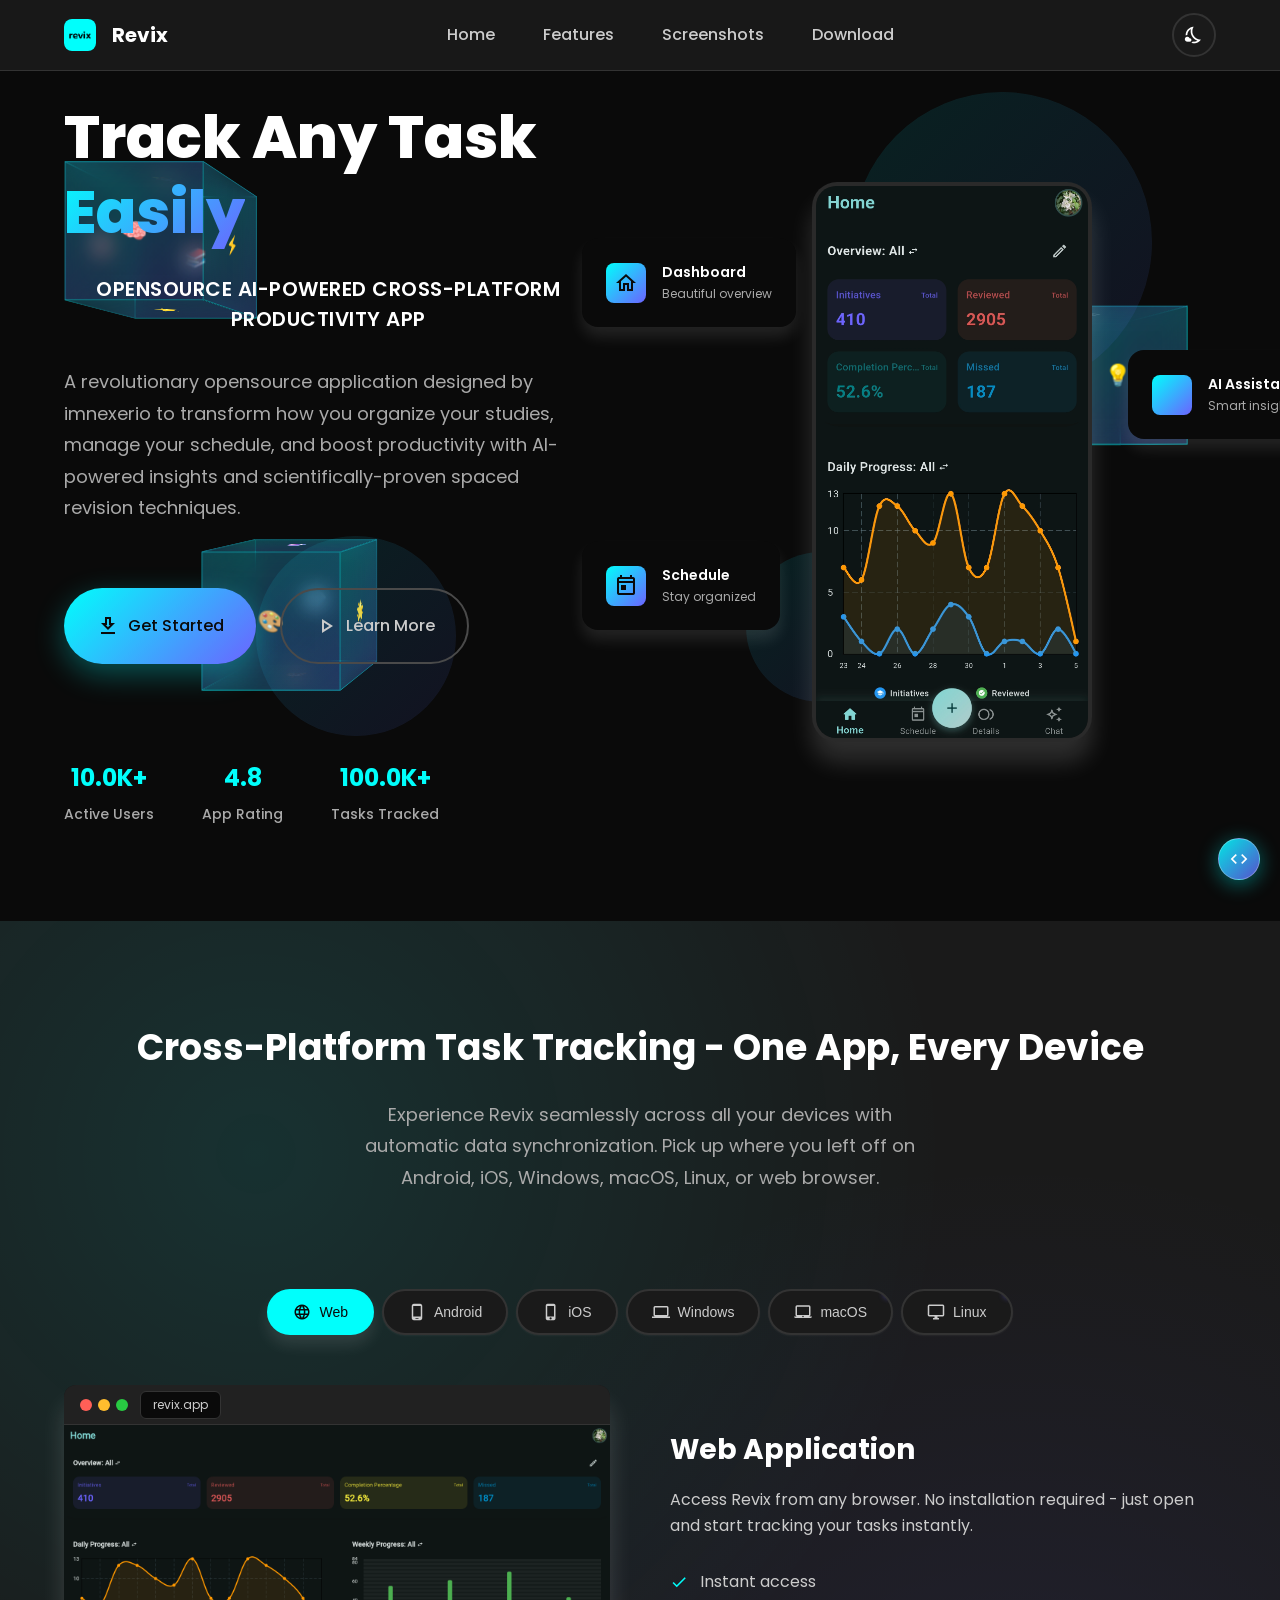
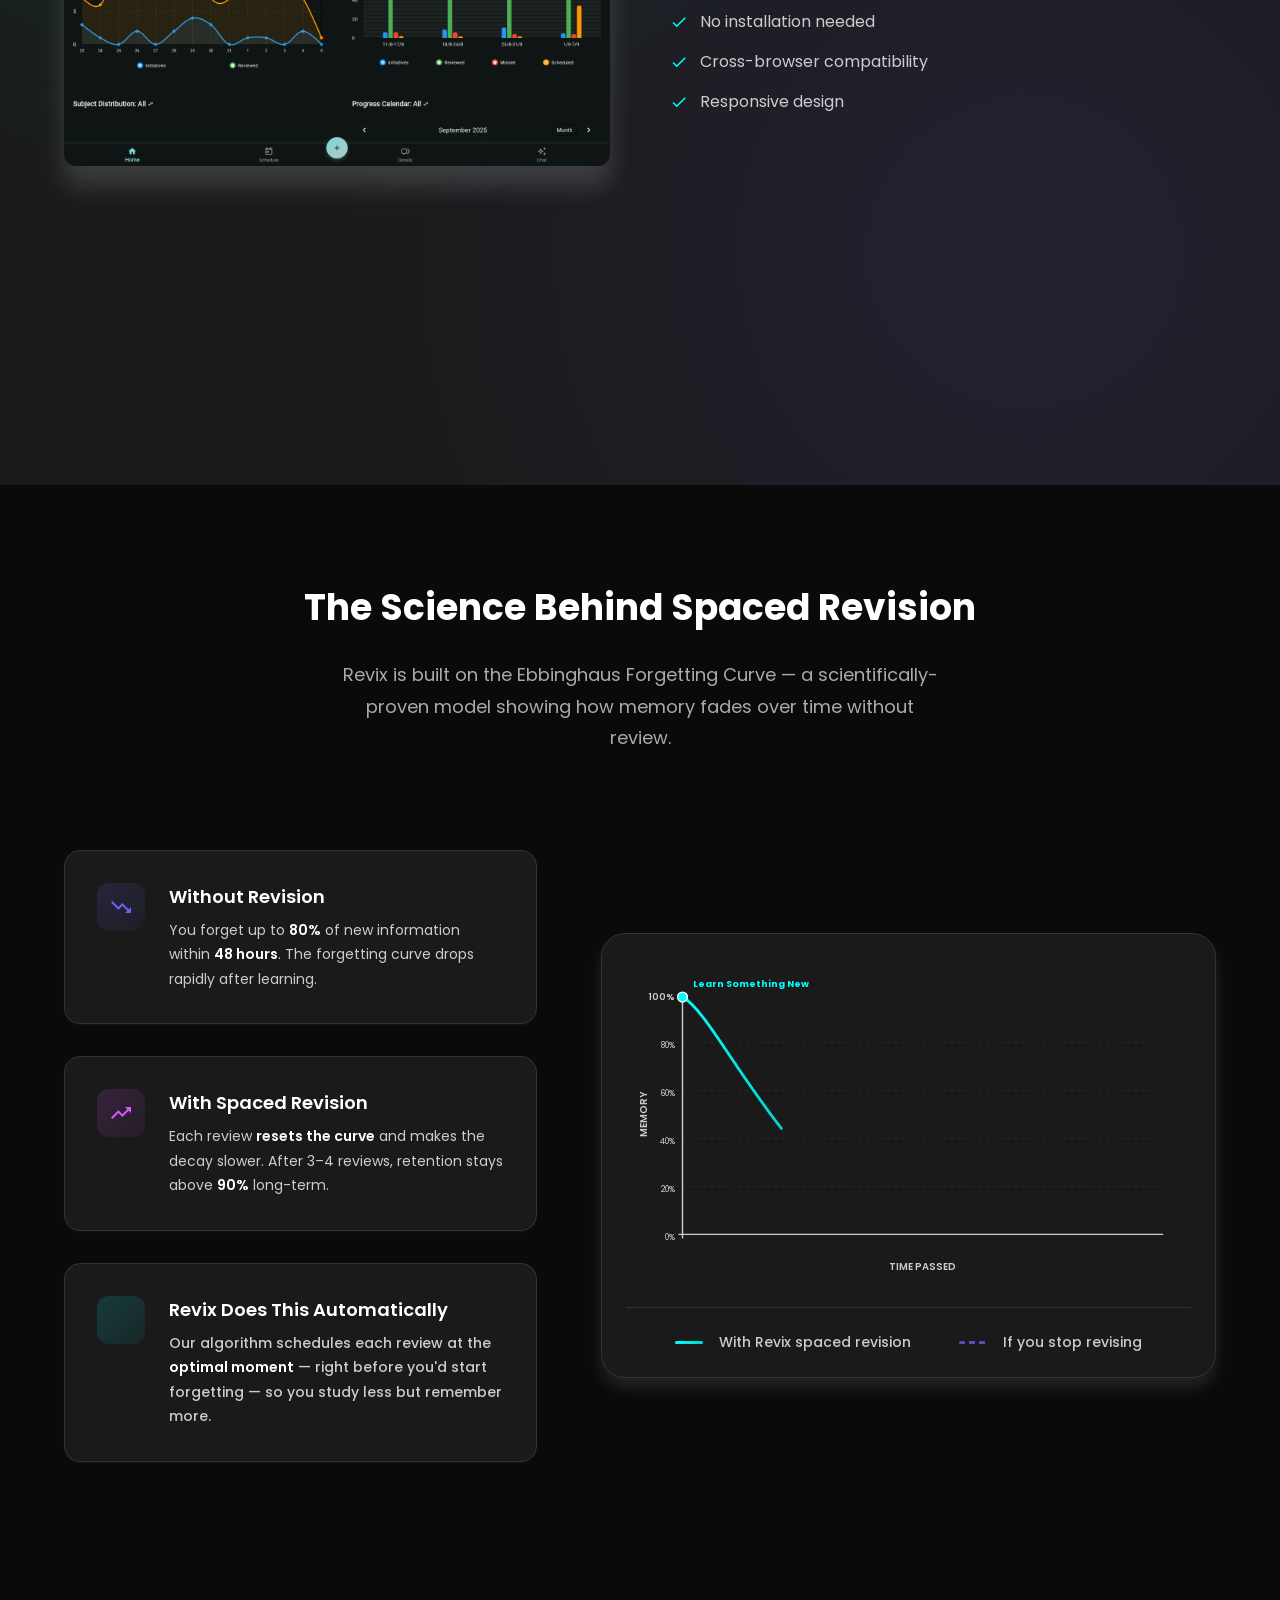
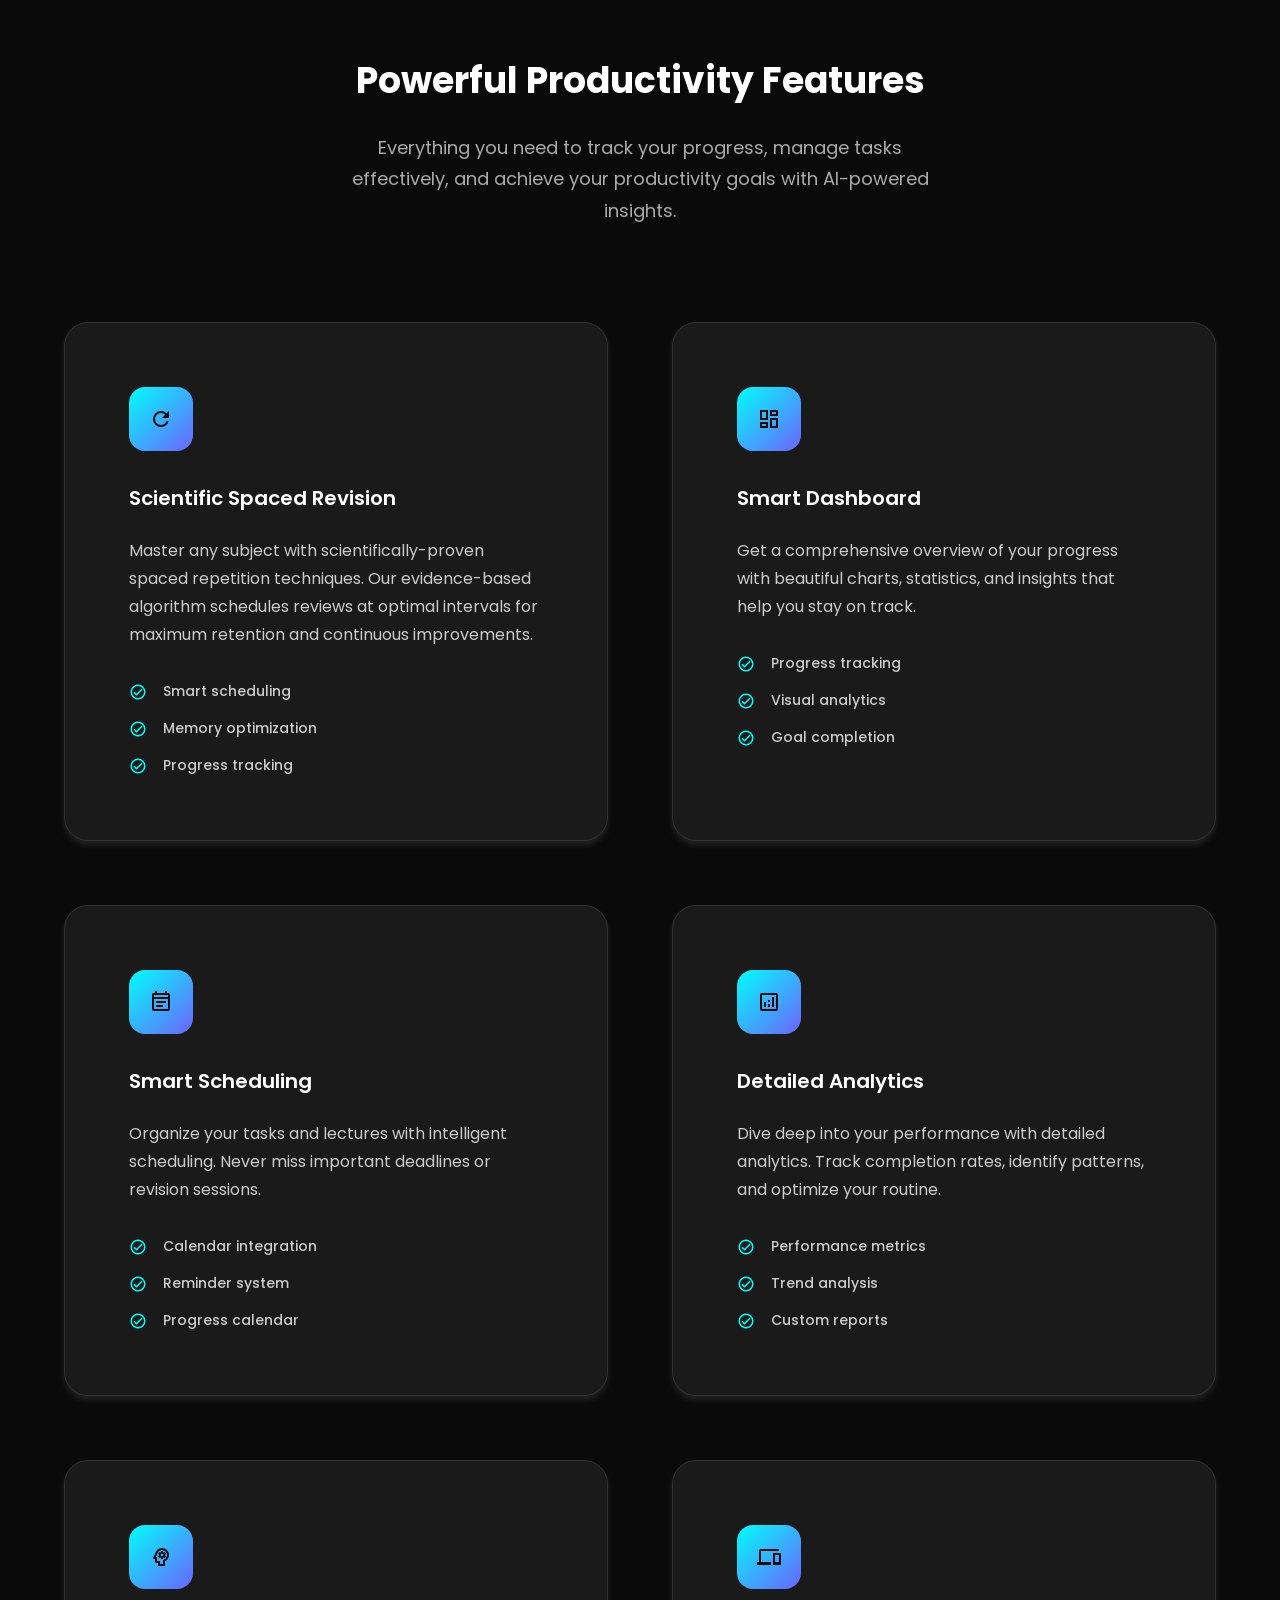
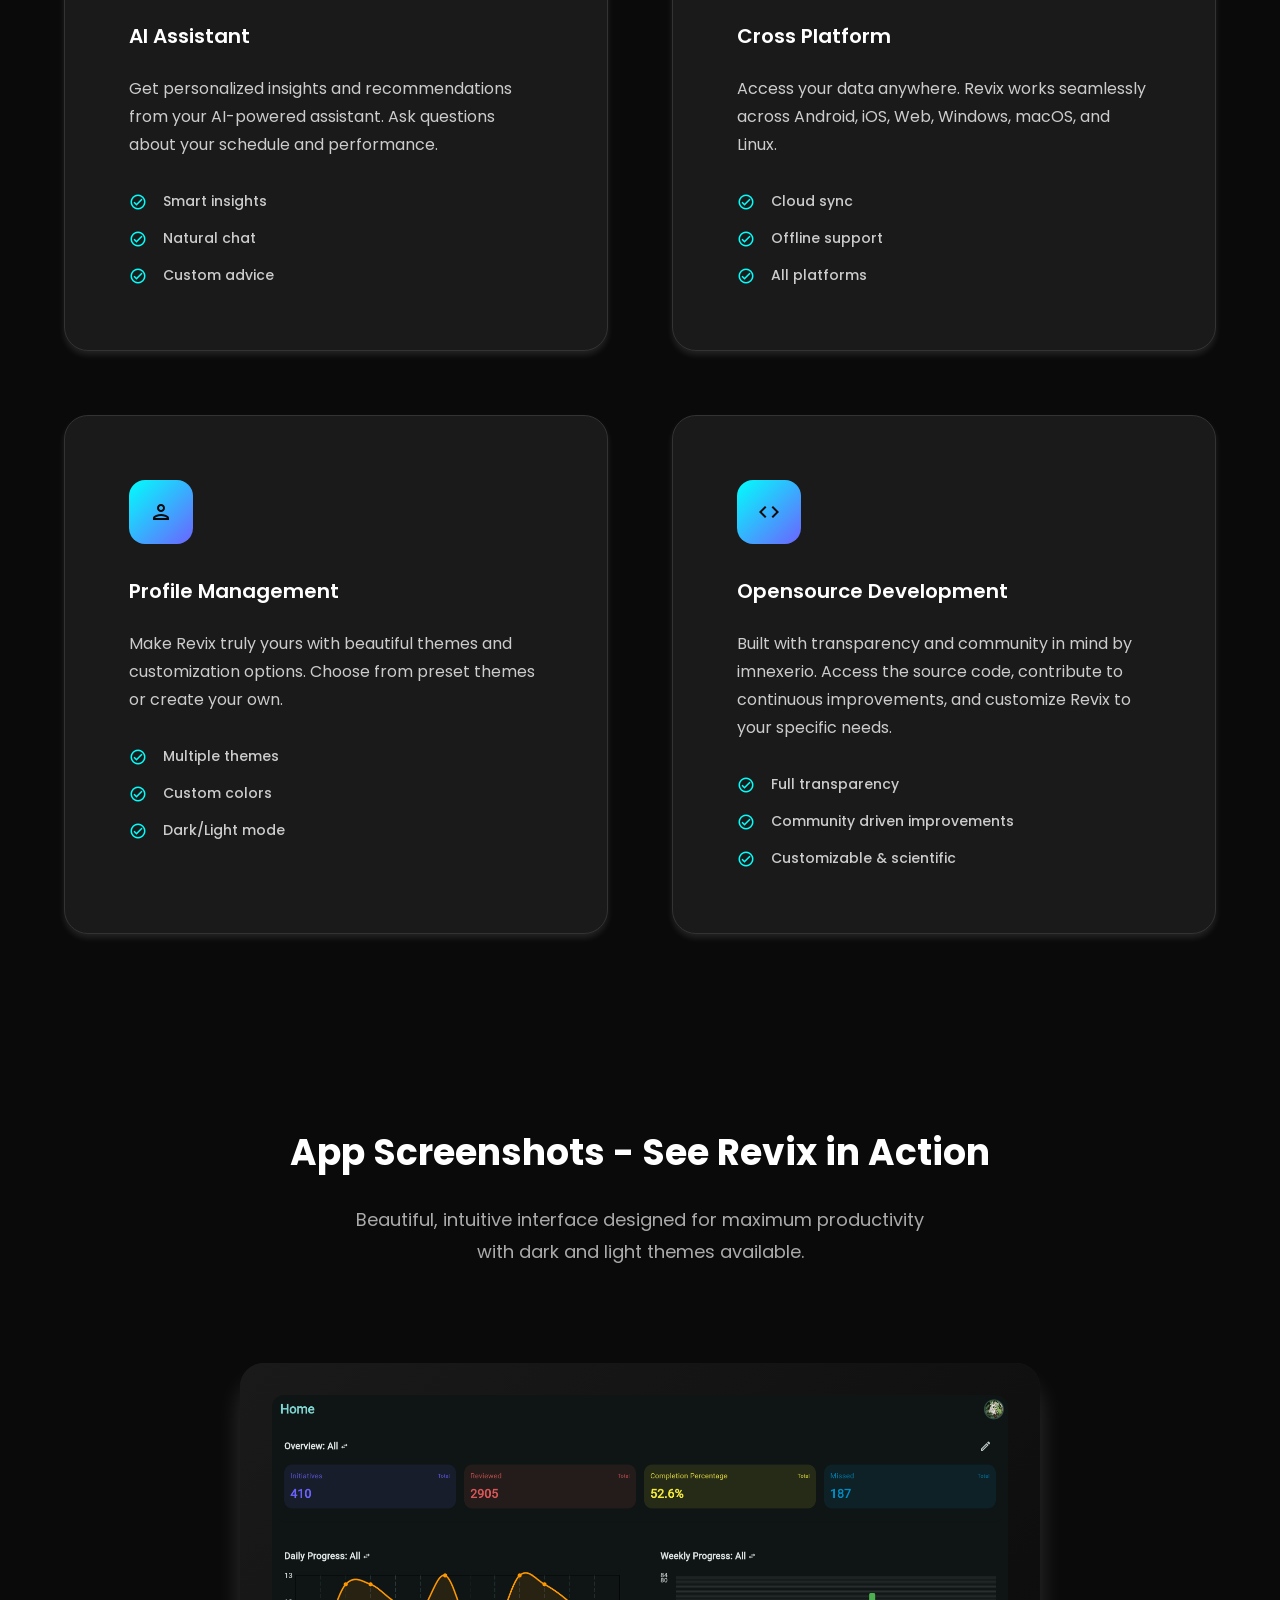
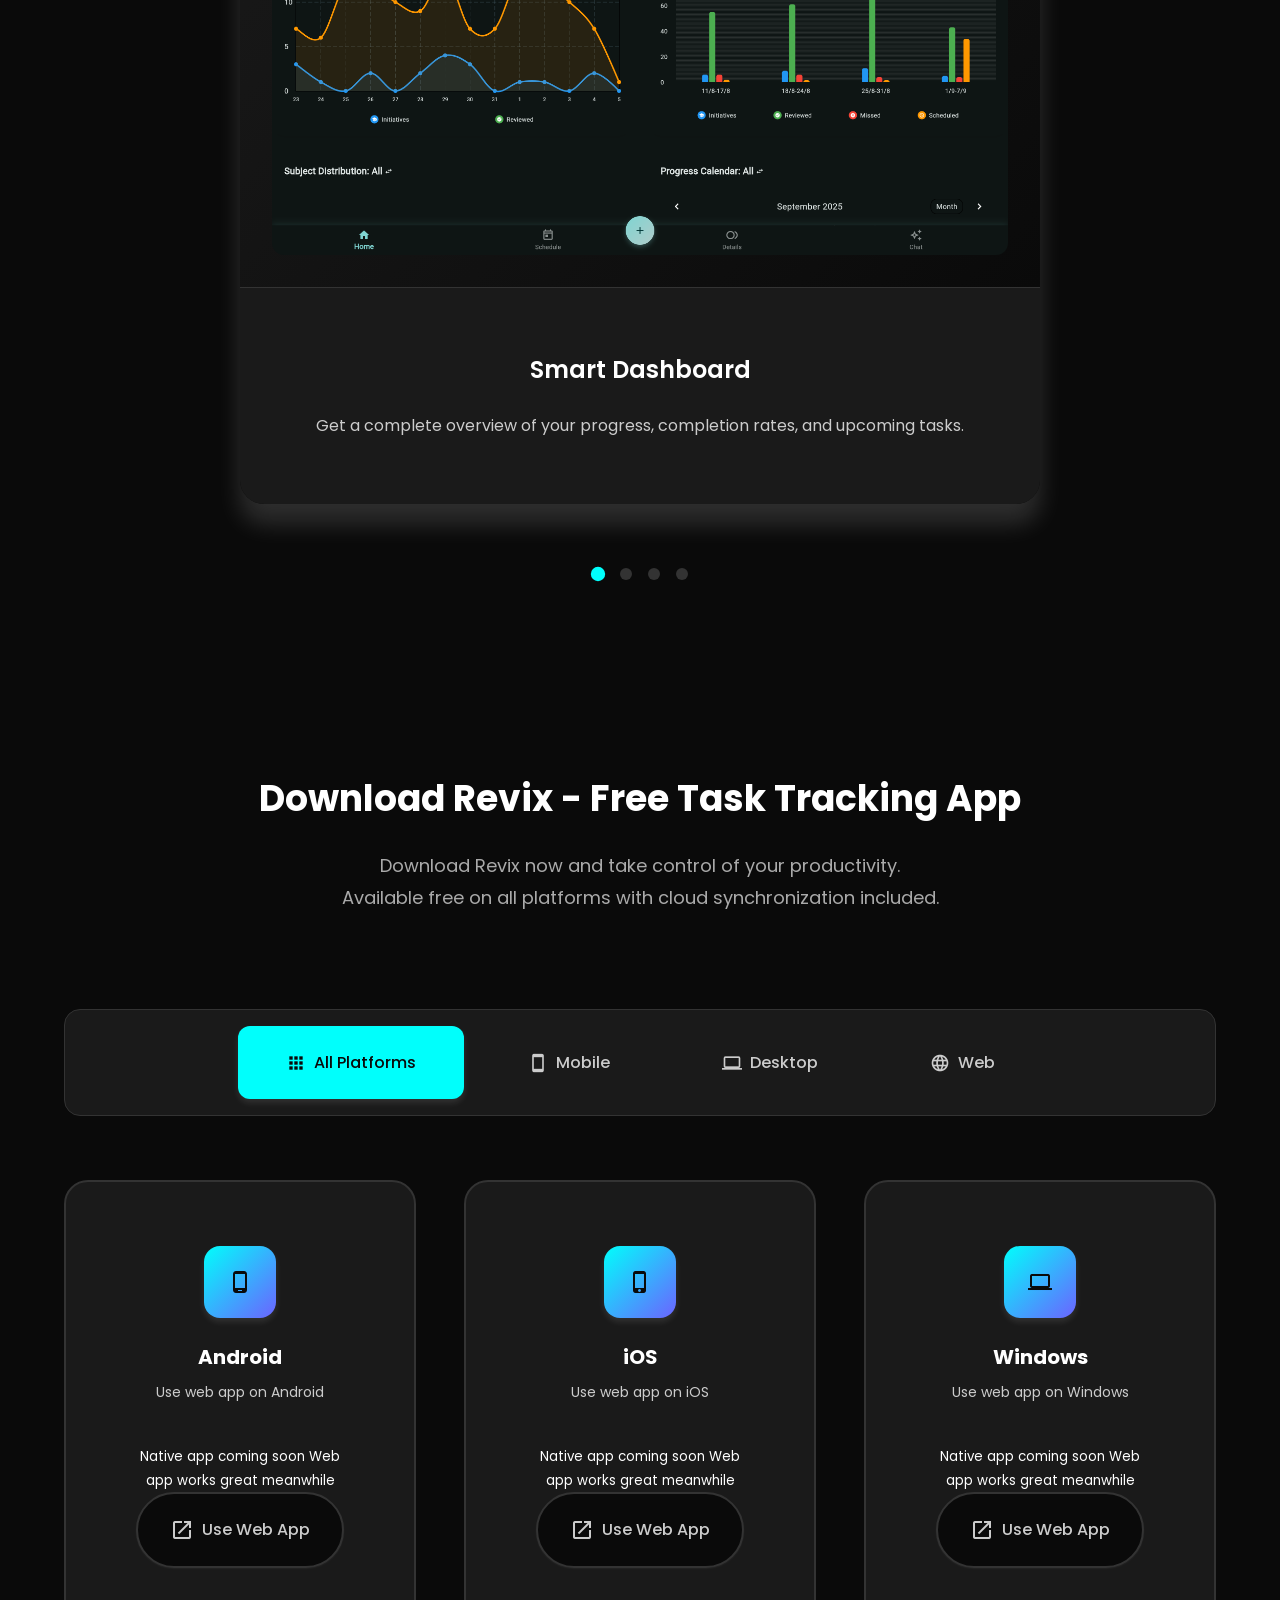
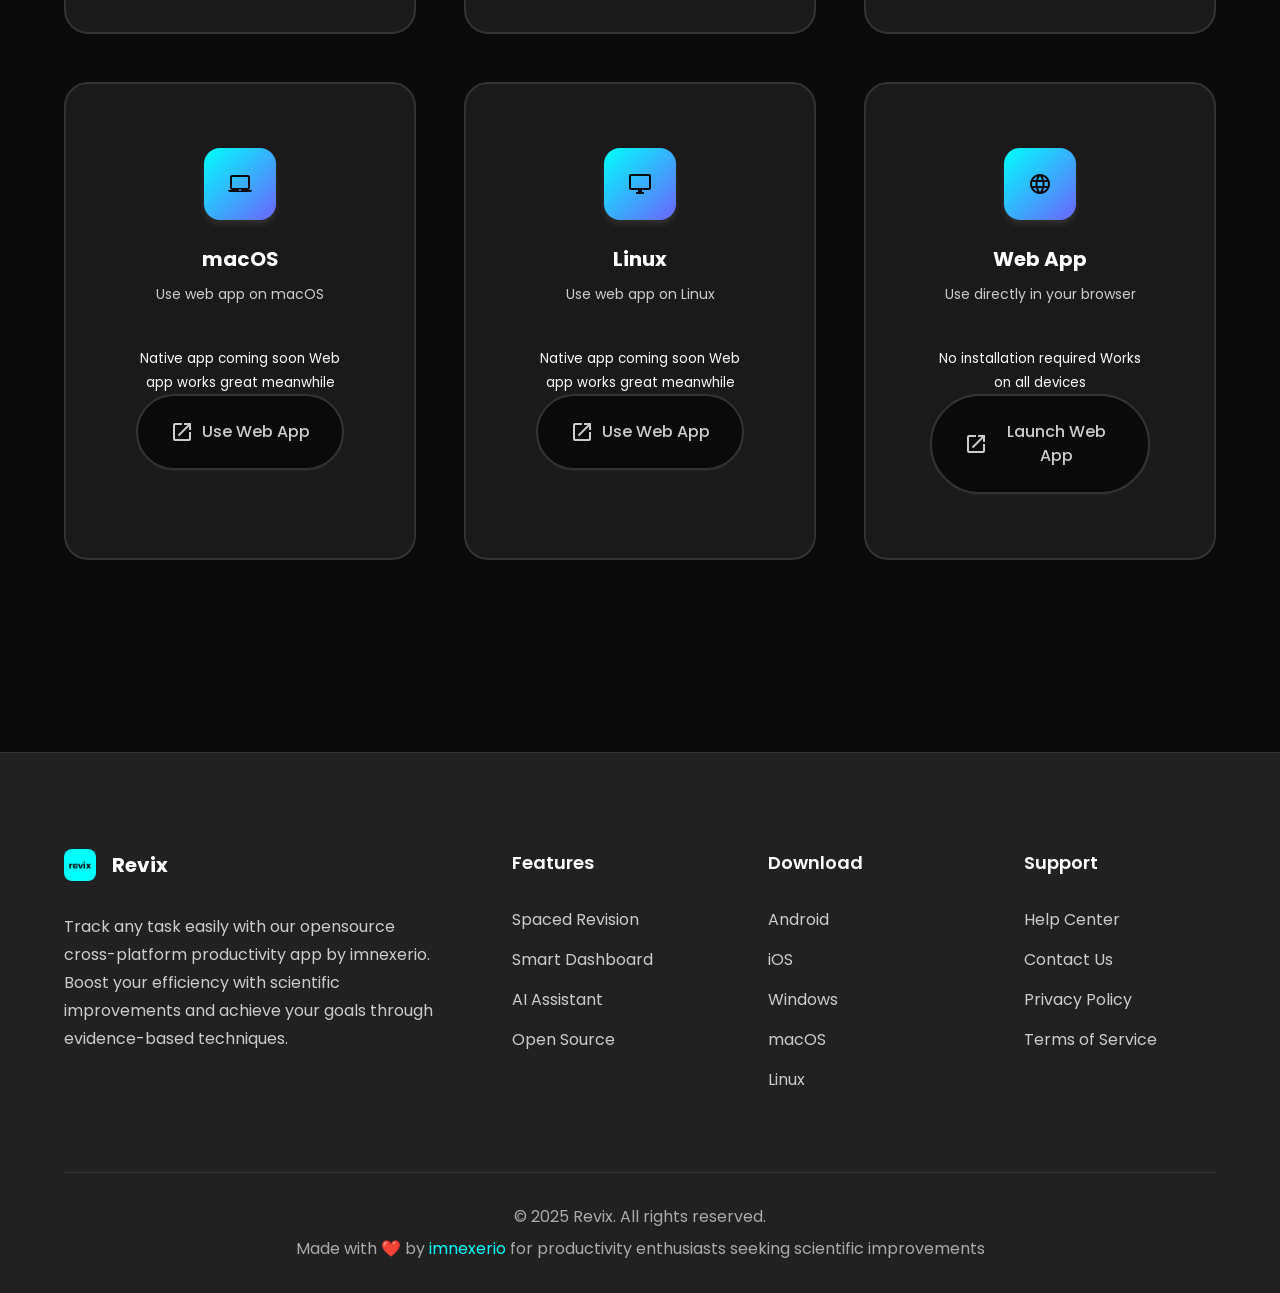
<file: Marketing-Site/index.html>
<!DOCTYPE html>
<html lang="en">
<head>
    <meta charset="UTF-8">
    <meta name="viewport" content="width=device-width, initial-scale=1.0">
    
    <!-- SEO Meta Tags -->
    <title>Revix - AI-Powered Task Tracking & Productivity App | Free Download</title>
    <meta name="description" content="Boost productivity with Revix - the ultimate opensource cross-platform task tracking app by imnexerio (Santosh). Features AI insights, scientific spaced revision, smart scheduling, and detailed analytics. Evidence-based improvements for enhanced learning and performance. Free download for Android, iOS, Windows, macOS & Linux.">
    <meta name="keywords" content="task tracker, productivity app, spaced repetition, AI assistant, study planner, schedule management, cross-platform, Android, iOS, Windows, macOS, Linux, free download, opensource, open source, imnexerio, santosh, improvements, scientific, evidence-based, research-backed, learning optimization, memory enhancement, study techniques, academic productivity, student tools, task organizer, habit tracker, goal tracking, performance analytics, data-driven insights">
    <meta name="author" content="imnexerio, Santosh">
    <meta name="robots" content="index, follow">
    <link rel="canonical" href="https://revix-website.web.app/">
    
    <!-- Open Graph / Facebook -->
    <meta property="og:type" content="website">
    <meta property="og:url" content="https://revix-website.web.app/">
    <meta property="og:title" content="Revix - Opensource AI-Powered Task Tracking by imnexerio">
    <meta property="og:description" content="Boost productivity with Revix - the ultimate opensource cross-platform task tracking app by Santosh (imnexerio). Features scientific spaced revision, AI insights, and evidence-based improvements for enhanced learning.">
    <meta property="og:image" content="https://revix-website.web.app/images/app-preview-light.png">
    <meta property="og:image:width" content="1200">
    <meta property="og:image:height" content="630">
    <meta property="og:site_name" content="Revix">
    
    <!-- Twitter -->
    <meta property="twitter:card" content="summary_large_image">
    <meta property="twitter:url" content="https://revix-website.web.app/">
    <meta property="twitter:title" content="Revix - Opensource AI-Powered Task Tracking by imnexerio">
    <meta property="twitter:description" content="Boost productivity with Revix - the ultimate opensource cross-platform task tracking app by Santosh (imnexerio). Features scientific spaced revision, AI insights, and evidence-based improvements for enhanced learning.">
    <meta property="twitter:image" content="https://revix-website.web.app/images/app-preview-light.png">
    <meta property="twitter:creator" content="@imnexerio">
    
    <!-- Additional SEO -->
    <meta name="theme-color" content="#6366f1">
    <meta name="application-name" content="Revix">
    <meta name="apple-mobile-web-app-title" content="Revix">
    <meta name="apple-mobile-web-app-capable" content="yes">
    <meta name="apple-mobile-web-app-status-bar-style" content="default">
    
    <!-- Structured Data (JSON-LD) -->
    <script type="application/ld+json">
    {
        "@context": "https://schema.org",
        "@type": "SoftwareApplication",
        "name": "Revix",
        "description": "Opensource AI-powered cross-platform task tracking and productivity app with scientific spaced revision, smart scheduling, and evidence-based improvements for enhanced learning and performance optimization.",
        "url": "https://revix-website.web.app/",
        "applicationCategory": "ProductivityApplication",
        "operatingSystem": ["Android", "iOS", "Windows", "macOS", "Linux", "Web"],
        "offers": {
            "@type": "Offer",
            "price": "0",
            "priceCurrency": "USD"
        },
        "creator": {
            "@type": "Person",
            "name": "Santosh (imnexerio)",
            "url": "https://github.com/imnexerio",
            "alternateName": ["imnexerio", "Santosh"]
        },
        "downloadUrl": "https://github.com/imnexerio/revix/releases",
        "codeRepository": "https://github.com/imnexerio/revix",
        "license": "https://github.com/imnexerio/revix/blob/main/LICENSE",
        "programmingLanguage": "Cross-platform",
        "featureList": [
            "Scientific Spaced Revision System",
            "AI-Powered Insights and Analytics", 
            "Smart Dashboard with Performance Tracking",
            "Intelligent Schedule Management",
            "Cross-Platform Synchronization",
            "Dark/Light Theme Support",
            "Detailed Performance Analytics",
            "Evidence-based Learning Improvements",
            "Research-backed Study Techniques",
            "Open Source Development"
        ],
        "screenshot": "https://revix-website.web.app/images/app-preview-light.png",
        "keywords": "opensource, task tracker, scientific spaced repetition, AI assistant, productivity improvements, evidence-based learning, imnexerio, santosh"
    }
    </script>
    
    <!-- Preload Critical Resources -->
    <link rel="preload" href="style.css" as="style">
    <link rel="preload" href="script.js" as="script">
    <link rel="preload" href="images/icon.png" as="image">
    <link rel="preload" href="images/app-preview-light.png" as="image">
    
    <!-- Fonts (Optimized) -->
    <link rel="preconnect" href="https://fonts.googleapis.com">
    <link rel="preconnect" href="https://fonts.gstatic.com" crossorigin>
    <link href="https://fonts.googleapis.com/css2?family=Poppins:wght@300;400;500;600;700;800&display=swap" rel="stylesheet">
    <link href="https://fonts.googleapis.com/icon?family=Material+Icons+Outlined&display=swap" rel="stylesheet">
    
    <!-- CSS -->
    <link rel="stylesheet" href="style.css">
    
    <!-- Favicons -->
    <link rel="icon" type="image/png" sizes="32x32" href="images/icon.png">
    <link rel="icon" type="image/png" sizes="16x16" href="images/icon.png">
    <link rel="apple-touch-icon" href="images/icon.png">
    <link rel="manifest" href="manifest.json">
</head>
<body>
    <!-- Navigation -->
    <nav class="navbar">
        <div class="nav-container">
            <div class="nav-logo">
                <img src="images/icon.png" alt="Revix App Logo - Task Tracking Software" class="logo-icon">
                <span class="logo-text">Revix</span>
            </div>
            
            <div class="nav-menu" id="nav-menu">
                <a href="#home" class="nav-link">Home</a>
                <a href="#features" class="nav-link">Features</a>
                <a href="#screenshots" class="nav-link">Screenshots</a>
                <a href="#download" class="nav-link">Download</a>
            </div>
            
            <div class="nav-actions">
                <button class="theme-toggle" id="theme-toggle" aria-label="Toggle theme">
                    <span class="material-icons-outlined theme-icon" id="theme-icon">wb_sunny</span>
                </button>
                
                <div class="nav-toggle" id="nav-toggle">
                    <span class="bar"></span>
                    <span class="bar"></span>
                    <span class="bar"></span>
                </div>
            </div>
        </div>
    </nav>

    <!-- 3D Animated Background -->
    <div class="animated-3d-background" id="animated-bg">
        <!-- 3D elements will be dynamically generated -->
    </div>

    <!-- Hero Section -->
    <section id="home" class="hero">
        <div class="hero-container">
            <div class="hero-content">
                <h1 class="hero-title">
                    Track Any Task 
                    <span class="gradient-text">Easily</span>
                </h1>
                <h2 class="hero-subtitle">Opensource AI-Powered Cross-Platform Productivity App</h2>
                <p class="hero-description">
                    A revolutionary opensource application designed by imnexerio to transform how you organize your studies,
                    manage your schedule, and boost productivity with AI-powered insights and scientifically-proven spaced revision techniques.
                </p>
                
                <div class="hero-buttons">
                    <a href="#download" class="btn btn-primary">
                        <span class="material-icons-outlined">download</span>
                        Get Started
                    </a>
                    <a href="#features" class="btn btn-secondary">
                        <span class="material-icons-outlined">play_arrow</span>
                        Learn More
                    </a>
                </div>
                
                <div class="hero-stats">
                    <div class="stat">
                        <div class="stat-number">10K+</div>
                        <div class="stat-label">Active Users</div>
                    </div>
                    <div class="stat">
                        <div class="stat-number">4.8</div>
                        <div class="stat-label">App Rating</div>
                    </div>
                    <div class="stat">
                        <div class="stat-number">100K+</div>
                        <div class="stat-label">Tasks Tracked</div>
                    </div>
                </div>
            </div>
            
            <div class="hero-image">
                <div class="phone-mockup">
                    <div class="screen">
                        <img src="images/app-preview-light.png" alt="Revix App Interface Light Theme - Task Dashboard Preview" class="app-preview light-screenshot">
                        <img src="images/app-preview-dark.png" alt="Revix App Interface Dark Theme - Task Dashboard Preview" class="app-preview dark-screenshot">
                    </div>
                </div>
                
                <!-- Floating Elements -->
                <div class="floating-card card-1">
                    <div class="card-icon">
                        <span class="material-icons-outlined">home</span>
                    </div>
                    <div class="card-content">
                        <h4>Dashboard</h4>
                        <p>Beautiful overview</p>
                    </div>
                </div>
                
                <div class="floating-card card-2">
                    <div class="card-icon">
                        <span class="material-icons-outlined">auto_awesome</span>
                    </div>
                    <div class="card-content">
                        <h4>AI Assistant</h4>
                        <p>Smart insights</p>
                    </div>
                </div>
                
                <div class="floating-card card-3">
                    <div class="card-icon">
                        <span class="material-icons-outlined">today</span>
                    </div>
                    <div class="card-content">
                        <h4>Schedule</h4>
                        <p>Stay organized</p>
                    </div>
                </div>
            </div>
        </div>
        
        <!-- Animated Background -->
        <div class="hero-bg">
            <div class="bg-shape shape-1"></div>
            <div class="bg-shape shape-2"></div>
            <div class="bg-shape shape-3"></div>
        </div>
    </section>

    <!-- Cross Platform Showcase Section -->
    <section id="platforms" class="platforms">
        <div class="container">
            <div class="section-header">
                <h2 class="section-title">Cross-Platform Task Tracking - One App, Every Device</h2>
                <p class="section-description">
                    Experience Revix seamlessly across all your devices with automatic data synchronization. 
                    Pick up where you left off on Android, iOS, Windows, macOS, Linux, or web browser.
                </p>
            </div>
            
            <div class="platform-showcase">
                <div class="platform-tabs">
                    <button class="tab-btn active" data-platform="web">
                        <span class="material-icons-outlined">language</span>
                        Web
                    </button>
                    <button class="tab-btn" data-platform="android">
                        <span class="material-icons-outlined">phone_android</span>
                        Android
                    </button>
                    <button class="tab-btn" data-platform="ios">
                        <span class="material-icons-outlined">phone_iphone</span>
                        iOS
                    </button>
                    <button class="tab-btn" data-platform="windows">
                        <span class="material-icons-outlined">computer</span>
                        Windows
                    </button>
                    <button class="tab-btn" data-platform="macos">
                        <span class="material-icons-outlined">laptop_mac</span>
                        macOS
                    </button>
                    <button class="tab-btn" data-platform="linux">
                        <span class="material-icons-outlined">desktop_windows</span>
                        Linux
                    </button>
                </div>
                
                <div class="platform-content">
                    <!-- Web Platform -->
                    <div class="platform-view active" id="web-view">
                        <div class="platform-screenshots">
                            <div class="screenshot-container">
                                <div class="screenshot-frame web-frame">
                                    <div class="browser-bar">
                                        <div class="browser-dots">
                                            <span></span>
                                            <span></span>
                                            <span></span>
                                        </div>
                                        <div class="browser-url">revix.app</div>
                                    </div>
                                    <img src="images/screenshot-home-light.png" alt="Revix Web Light Theme" class="platform-screenshot light-screenshot">
                                    <img src="images/screenshot-home-dark.png" alt="Revix Web Dark Theme" class="platform-screenshot dark-screenshot">
                                </div>
                            </div>
                            <div class="platform-info">
                                <h3>Web Application</h3>
                                <p>Access Revix from any browser. No installation required - just open and start tracking your tasks instantly.</p>
                                <ul class="platform-features">
                                    <li><span class="material-icons-outlined">check</span>Instant access</li>
                                    <li><span class="material-icons-outlined">check</span>No installation needed</li>
                                    <li><span class="material-icons-outlined">check</span>Cross-browser compatibility</li>
                                    <li><span class="material-icons-outlined">check</span>Responsive design</li>
                                </ul>
                            </div>
                        </div>
                    </div>
                    
                    <!-- Android Platform -->
                    <div class="platform-view" id="android-view">
                        <div class="platform-screenshots">
                            <div class="screenshot-container">
                                <div class="screenshot-frame mobile-frame">
                                    <img src="images/app-preview-light.png" alt="Revix Android Light Theme" class="platform-screenshot light-screenshot">
                                    <img src="images/app-preview-dark.png" alt="Revix Android Dark Theme" class="platform-screenshot dark-screenshot">
                                </div>
                            </div>
                            <div class="platform-info">
                                <h3>Android Native</h3>
                                <p>Optimized for Android devices with Material Design 3. Includes widgets, notifications, and deep system integration.</p>
                                <ul class="platform-features">
                                    <li><span class="material-icons-outlined">check</span>Material Design 3</li>
                                    <li><span class="material-icons-outlined">check</span>Home screen widgets</li>
                                    <li><span class="material-icons-outlined">check</span>Push notifications</li>
                                    <li><span class="material-icons-outlined">check</span>Offline support</li>
                                </ul>
                            </div>
                        </div>
                    </div>
                    
                    <!-- iOS Platform -->
                    <div class="platform-view" id="ios-view">
                        <div class="platform-screenshots">
                            <div class="screenshot-container">
                                <div class="screenshot-frame mobile-frame ios-frame">
                                    <img src="images/app-preview-light.png" alt="Revix iOS Light Theme" class="platform-screenshot light-screenshot">
                                    <img src="images/app-preview-dark.png" alt="Revix iOS Dark Theme" class="platform-screenshot dark-screenshot">
                                </div>
                            </div>
                            <div class="platform-info">
                                <h3>iOS Native</h3>
                                <p>Beautiful iOS experience with Cupertino design. Includes Siri shortcuts, widgets, and seamless iCloud integration.</p>
                                <ul class="platform-features">
                                    <li><span class="material-icons-outlined">check</span>iOS design guidelines</li>
                                    <li><span class="material-icons-outlined">check</span>Siri shortcuts</li>
                                    <li><span class="material-icons-outlined">check</span>iOS widgets</li>
                                    <li><span class="material-icons-outlined">check</span>iCloud sync</li>
                                </ul>
                            </div>
                        </div>
                    </div>
                    
                    <!-- Windows Platform -->
                    <div class="platform-view" id="windows-view">
                        <div class="platform-screenshots">
                            <div class="screenshot-container">
                                <div class="screenshot-frame desktop-frame">
                                    <div class="window-bar">
                                        <div class="window-controls">
                                            <span></span>
                                            <span></span>
                                            <span></span>
                                        </div>
                                        <div class="window-title">Revix</div>
                                    </div>
                                    <img src="images/screenshot-home-light.png" alt="Revix Windows Light Theme" class="platform-screenshot light-screenshot">
                                    <img src="images/screenshot-home-dark.png" alt="Revix Windows Dark Theme" class="platform-screenshot dark-screenshot">
                                </div>
                            </div>
                            <div class="platform-info">
                                <h3>Windows Desktop</h3>
                                <p>Full-featured desktop experience for Windows 10/11. Includes system tray, notifications, and keyboard shortcuts.</p>
                                <ul class="platform-features">
                                    <li><span class="material-icons-outlined">check</span>Native Windows UI</li>
                                    <li><span class="material-icons-outlined">check</span>System tray integration</li>
                                    <li><span class="material-icons-outlined">check</span>Keyboard shortcuts</li>
                                    <li><span class="material-icons-outlined">check</span>Windows notifications</li>
                                </ul>
                            </div>
                        </div>
                    </div>
                    
                    <!-- macOS Platform -->
                    <div class="platform-view" id="macos-view">
                        <div class="platform-screenshots">
                            <div class="screenshot-container">
                                <div class="screenshot-frame desktop-frame macos-frame">
                                    <div class="browser-bar">
                                        <div class="browser-dots">
                                            <span></span>
                                            <span></span>
                                            <span></span>
                                        </div>
                                        <div class="window-title">Revix</div>
                                    </div>
                                    <img src="images/screenshot-home-light.png" alt="Revix macOS Light Theme" class="platform-screenshot light-screenshot">
                                    <img src="images/screenshot-home-dark.png" alt="Revix macOS Dark Theme" class="platform-screenshot dark-screenshot">
                                </div>
                            </div>
                            <div class="platform-info">
                                <h3>macOS Native</h3>
                                <p>Beautiful macOS experience with native design. Includes menu bar integration, Spotlight search, and Touch Bar support.</p>
                                <ul class="platform-features">
                                    <li><span class="material-icons-outlined">check</span>Native macOS design</li>
                                    <li><span class="material-icons-outlined">check</span>Menu bar integration</li>
                                    <li><span class="material-icons-outlined">check</span>Spotlight search</li>
                                    <li><span class="material-icons-outlined">check</span>Touch Bar support</li>
                                </ul>
                            </div>
                        </div>
                    </div>
                    
                    <!-- Linux Platform -->
                    <div class="platform-view" id="linux-view">
                        <div class="platform-screenshots">
                            <div class="screenshot-container">
                                <div class="screenshot-frame desktop-frame linux-frame">
                                    <div class="window-bar">
                                        <div class="window-title">Revix</div>
                                        <div class="window-controls linux-controls">
                                            <span></span>
                                            <span></span>
                                            <span></span>
                                        </div>
                                    </div>
                                    <img src="images/screenshot-home-light.png" alt="Revix Linux Light Theme" class="platform-screenshot light-screenshot">
                                    <img src="images/screenshot-home-dark.png" alt="Revix Linux Dark Theme" class="platform-screenshot dark-screenshot">
                                </div>
                            </div>
                            <div class="platform-info">
                                <h3>Linux Desktop</h3>
                                <p>Native Linux experience that works across all major distributions. Follows desktop environment guidelines and supports system theming.</p>
                                <ul class="platform-features">
                                    <li><span class="material-icons-outlined">check</span>Multi-distro support</li>
                                    <li><span class="material-icons-outlined">check</span>System theme integration</li>
                                    <li><span class="material-icons-outlined">check</span>Desktop notifications</li>
                                    <li><span class="material-icons-outlined">check</span>AppImage package</li>
                                </ul>
                            </div>
                        </div>
                    </div>
                </div>
            </div>
        </div>
    </section>

    <!-- Science Behind Revix - Forgetting Curve Section -->
    <section id="science" class="science-section">
        <div class="container">
            <div class="section-header">
                <h2 class="section-title">The Science Behind Spaced Revision</h2>
                <p class="section-description">
                    Revix is built on the Ebbinghaus Forgetting Curve — a scientifically-proven model showing how memory fades over time without review.
                </p>
            </div>

            <div class="science-content">
                <!-- Text Side -->
                <div class="science-text">
                    <div class="science-stat-card">
                        <div class="science-stat-icon">
                            <span class="material-icons-outlined">trending_down</span>
                        </div>
                        <div class="science-stat-info">
                            <h4>Without Revision</h4>
                            <p>You forget up to <strong>80%</strong> of new information within <strong>48 hours</strong>. The forgetting curve drops rapidly after learning.</p>
                        </div>
                    </div>

                    <div class="science-stat-card accent">
                        <div class="science-stat-icon accent">
                            <span class="material-icons-outlined">trending_up</span>
                        </div>
                        <div class="science-stat-info">
                            <h4>With Spaced Revision</h4>
                            <p>Each review <strong>resets the curve</strong> and makes the decay slower. After 3–4 reviews, retention stays above <strong>90%</strong> long-term.</p>
                        </div>
                    </div>

                    <div class="science-stat-card highlight">
                        <div class="science-stat-icon highlight">
                            <span class="material-icons-outlined">auto_awesome</span>
                        </div>
                        <div class="science-stat-info">
                            <h4>Revix Does This Automatically</h4>
                            <p>Our algorithm schedules each review at the <strong>optimal moment</strong> — right before you'd start forgetting — so you study less but remember more.</p>
                        </div>
                    </div>
                </div>

                <!-- Graph Side -->
                <div class="science-graph" id="science-graph">
                    <div class="graph-container">
                        <svg id="forgetting-curve-svg" viewBox="0 0 800 450" preserveAspectRatio="xMidYMid meet">
                            <!-- Grid lines -->
                            <g class="graph-grid" opacity="0.15">
                                <line x1="80" y1="108" x2="760" y2="108" stroke="currentColor" stroke-dasharray="4,6"/>
                                <line x1="80" y1="176" x2="760" y2="176" stroke="currentColor" stroke-dasharray="4,6"/>
                                <line x1="80" y1="244" x2="760" y2="244" stroke="currentColor" stroke-dasharray="4,6"/>
                                <line x1="80" y1="312" x2="760" y2="312" stroke="currentColor" stroke-dasharray="4,6"/>
                            </g>

                            <!-- Axes -->
                            <g class="graph-axes">
                                <line x1="80" y1="40" x2="80" y2="385" stroke="currentColor" stroke-width="2" stroke-linecap="round"/>
                                <line x1="75" y1="380" x2="760" y2="380" stroke="currentColor" stroke-width="2" stroke-linecap="round"/>
                            </g>

                            <!-- Y-axis labels -->
                            <g class="graph-labels axis-labels" fill="currentColor">
                                <text x="70" y="48" text-anchor="end" font-size="13" font-weight="600">100%</text>
                                <text x="70" y="116" text-anchor="end" font-size="12">80%</text>
                                <text x="70" y="184" text-anchor="end" font-size="12">60%</text>
                                <text x="70" y="252" text-anchor="end" font-size="12">40%</text>
                                <text x="70" y="320" text-anchor="end" font-size="12">20%</text>
                                <text x="70" y="388" text-anchor="end" font-size="12">0%</text>
                            </g>

                            <!-- Axis titles -->
                            <text class="graph-axis-title" x="30" y="210" text-anchor="middle" font-size="14" font-weight="600" fill="currentColor" transform="rotate(-90, 30, 210)">MEMORY</text>
                            <text class="graph-axis-title" x="420" y="430" text-anchor="middle" font-size="14" font-weight="600" fill="currentColor">TIME PASSED</text>

                            <!-- === Segmented curves for sequential animation === -->

                            <!-- Segment 1: Initial decay after learning -->
                            <path id="segment-1" class="curve-segment"
                                d="M 80 44 C 110 60, 150 140, 220 230"
                                fill="none" stroke="url(#revision-gradient)" stroke-width="4"
                                stroke-linecap="round" stroke-linejoin="round"/>

                            <!-- Branch 1: What happens if you DON'T revise at this point -->
                            <path id="branch-1" class="branch-path"
                                d="M 220 230 C 280 280, 400 340, 550 360 C 650 368, 720 370, 760 372"
                                fill="none" stroke="#6C63FF" stroke-width="2.5"
                                stroke-dasharray="8,6" stroke-linecap="round" opacity="0"/>

                            <!-- Spike 1: Review brings memory back up -->
                            <path id="spike-1" class="spike-path"
                                d="M 220 230 L 220 70"
                                fill="none" stroke="url(#revision-gradient)" stroke-width="4"
                                stroke-linecap="round"/>

                            <!-- Review 1 marker + label -->
                            <g id="review-marker-1" class="review-marker" opacity="0">
                                <line x1="220" y1="70" x2="220" y2="385" stroke="#DA56FF" stroke-width="2" stroke-dasharray="6,4" opacity="0.6"/>
                                <text x="220" y="56" text-anchor="middle" font-size="12" font-weight="700" fill="#DA56FF">↓ Review 1</text>
                            </g>

                            <!-- Segment 2: Decay after review 1 -->
                            <path id="segment-2" class="curve-segment"
                                d="M 220 70 C 245 80, 320 130, 420 195"
                                fill="none" stroke="url(#revision-gradient)" stroke-width="4"
                                stroke-linecap="round" stroke-linejoin="round"/>

                            <!-- Branch 2: What happens if you DON'T revise at this point -->
                            <path id="branch-2" class="branch-path"
                                d="M 420 195 C 470 240, 560 300, 650 330 C 700 345, 740 352, 760 355"
                                fill="none" stroke="#6C63FF" stroke-width="2.5"
                                stroke-dasharray="8,6" stroke-linecap="round" opacity="0"/>

                            <!-- Spike 2: Review brings memory back up -->
                            <path id="spike-2" class="spike-path"
                                d="M 420 195 L 420 55"
                                fill="none" stroke="url(#revision-gradient)" stroke-width="4"
                                stroke-linecap="round"/>

                            <!-- Review 2 marker + label -->
                            <g id="review-marker-2" class="review-marker" opacity="0">
                                <line x1="420" y1="55" x2="420" y2="385" stroke="#DA56FF" stroke-width="2" stroke-dasharray="6,4" opacity="0.6"/>
                                <text x="420" y="42" text-anchor="middle" font-size="12" font-weight="700" fill="#DA56FF">↓ Review 2</text>
                            </g>

                            <!-- Segment 3: Decay after review 2 -->
                            <path id="segment-3" class="curve-segment"
                                d="M 420 55 C 445 60, 530 85, 600 130"
                                fill="none" stroke="url(#revision-gradient)" stroke-width="4"
                                stroke-linecap="round" stroke-linejoin="round"/>

                            <!-- Branch 3: What happens if you DON'T revise at this point -->
                            <path id="branch-3" class="branch-path"
                                d="M 600 130 C 630 160, 680 220, 720 255 C 740 270, 755 280, 760 285"
                                fill="none" stroke="#6C63FF" stroke-width="2.5"
                                stroke-dasharray="8,6" stroke-linecap="round" opacity="0"/>

                            <!-- Spike 3: Review brings memory back up -->
                            <path id="spike-3" class="spike-path"
                                d="M 600 130 L 600 48"
                                fill="none" stroke="url(#revision-gradient)" stroke-width="4"
                                stroke-linecap="round"/>

                            <!-- Review 3 marker + label -->
                            <g id="review-marker-3" class="review-marker" opacity="0">
                                <line x1="600" y1="48" x2="600" y2="385" stroke="#DA56FF" stroke-width="2" stroke-dasharray="6,4" opacity="0.6"/>
                                <text x="600" y="36" text-anchor="middle" font-size="12" font-weight="700" fill="#DA56FF">↓ Review 3</text>
                            </g>

                            <!-- Segment 4: Final gentle decay (high retention) -->
                            <path id="segment-4" class="curve-segment"
                                d="M 600 48 C 620 52, 700 65, 760 85"
                                fill="none" stroke="url(#revision-gradient)" stroke-width="4"
                                stroke-linecap="round" stroke-linejoin="round"/>

                            <!-- Learn point -->
                            <g class="learn-point" opacity="0">
                                <circle cx="80" cy="44" r="7" fill="#00FFFC" stroke="#fff" stroke-width="2"/>
                                <text x="95" y="30" font-size="13" font-weight="700" fill="#00FFFC">Learn Something New</text>
                            </g>

                            <!-- Forgetting curves label -->
                            <g class="forgetting-label" opacity="0">
                                <text x="560" y="310" font-size="14" font-weight="700" fill="url(#forgetting-gradient)">Forgetting Curves</text>
                                <text x="560" y="328" font-size="11" fill="currentColor" opacity="0.5">(if you stop revising)</text>
                                <path d="M 580 290 C 560 270, 530 265, 510 290" fill="none" stroke="currentColor" stroke-width="1.5" opacity="0.4" marker-end="url(#arrowhead)"/>
                            </g>

                            <!-- Retention label -->
                            <g class="retention-label" opacity="0">
                                <text x="670" y="110" font-size="13" font-weight="700" fill="url(#revision-gradient)">~90%+ Retained</text>
                                <path d="M 720 115 C 730 125, 740 100, 750 90" fill="none" stroke="#00FFFC" stroke-width="1.5" opacity="0.6"/>
                            </g>

                            <!-- Gradient definitions -->
                            <defs>
                                <linearGradient id="forgetting-gradient" x1="0%" y1="0%" x2="100%" y2="0%">
                                    <stop offset="0%" stop-color="#6C63FF" stop-opacity="0.9"/>
                                    <stop offset="100%" stop-color="#6C63FF" stop-opacity="0.4"/>
                                </linearGradient>
                                <linearGradient id="revision-gradient" x1="0%" y1="0%" x2="100%" y2="0%">
                                    <stop offset="0%" stop-color="#00FFFC"/>
                                    <stop offset="100%" stop-color="#00D4D1"/>
                                </linearGradient>
                                <marker id="arrowhead" markerWidth="8" markerHeight="6" refX="8" refY="3" orient="auto">
                                    <polygon points="0 0, 8 3, 0 6" fill="currentColor" opacity="0.4"/>
                                </marker>
                                <!-- Glow filter for the with-revision curve -->
                                <filter id="curve-glow" x="-20%" y="-20%" width="140%" height="140%">
                                    <feGaussianBlur stdDeviation="4" result="blur"/>
                                    <feMerge>
                                        <feMergeNode in="blur"/>
                                        <feMergeNode in="SourceGraphic"/>
                                    </feMerge>
                                </filter>
                            </defs>
                        </svg>

                        <!-- Legend -->
                        <div class="graph-legend">
                            <div class="legend-item">
                                <span class="legend-line solid"></span>
                                <span>With Revix spaced revision</span>
                            </div>
                            <div class="legend-item">
                                <span class="legend-line dashed"></span>
                                <span>If you stop revising</span>
                            </div>
                        </div>
                    </div>
                </div>
            </div>
        </div>
    </section>

    <!-- Features Section -->
    <section id="features" class="features">
        <div class="container">
            <div class="section-header">
                <h2 class="section-title">Powerful Productivity Features</h2>
                <p class="section-description">
                    Everything you need to track your progress, manage tasks effectively, and achieve your productivity goals with AI-powered insights.
                </p>
            </div>

            <div class="features-grid">
                <!-- Spaced Revision Feature -->
                <div class="feature-card">
                    <div class="feature-icon">
                        <span class="material-icons-outlined">refresh</span>
                    </div>
                    <h3 class="feature-title">Scientific Spaced Revision</h3>
                    <p class="feature-description">
                        Master any subject with scientifically-proven spaced repetition techniques.
                        Our evidence-based algorithm schedules reviews at optimal intervals for maximum retention and continuous improvements.
                    </p>
                    <div class="feature-highlights">
                        <div class="highlight">
                            <span class="material-icons-outlined">check_circle</span>
                            Smart scheduling
                        </div>
                        <div class="highlight">
                            <span class="material-icons-outlined">check_circle</span>
                            Memory optimization
                        </div>
                        <div class="highlight">
                            <span class="material-icons-outlined">check_circle</span>
                            Progress tracking
                        </div>
                    </div>
                </div>

                <!-- Dashboard Feature -->
                <div class="feature-card">
                    <div class="feature-icon">
                        <span class="material-icons-outlined">dashboard</span>
                    </div>
                    <h3 class="feature-title">Smart Dashboard</h3>
                    <p class="feature-description">
                        Get a comprehensive overview of your progress with beautiful charts,
                        statistics, and insights that help you stay on track.
                    </p>
                    <div class="feature-highlights">
                        <div class="highlight">
                            <span class="material-icons-outlined">check_circle</span>
                            Progress tracking
                        </div>
                        <div class="highlight">
                            <span class="material-icons-outlined">check_circle</span>
                            Visual analytics
                        </div>
                        <div class="highlight">
                            <span class="material-icons-outlined">check_circle</span>
                            Goal completion
                        </div>
                    </div>
                </div>

                <!-- Schedule Feature -->
                <div class="feature-card">
                    <div class="feature-icon">
                        <span class="material-icons-outlined">event_note</span>
                    </div>
                    <h3 class="feature-title">Smart Scheduling</h3>
                    <p class="feature-description">
                        Organize your tasks and lectures with intelligent scheduling.
                        Never miss important deadlines or revision sessions.
                    </p>
                    <div class="feature-highlights">
                        <div class="highlight">
                            <span class="material-icons-outlined">check_circle</span>
                            Calendar integration
                        </div>
                        <div class="highlight">
                            <span class="material-icons-outlined">check_circle</span>
                            Reminder system
                        </div>
                        <div class="highlight">
                            <span class="material-icons-outlined">check_circle</span>
                            Progress calendar
                        </div>
                    </div>
                </div>

                <!-- Analytics Feature -->
                <div class="feature-card">
                    <div class="feature-icon">
                        <span class="material-icons-outlined">analytics</span>
                    </div>
                    <h3 class="feature-title">Detailed Analytics</h3>
                    <p class="feature-description">
                        Dive deep into your performance with detailed analytics.
                        Track completion rates, identify patterns, and optimize your routine.
                    </p>
                    <div class="feature-highlights">
                        <div class="highlight">
                            <span class="material-icons-outlined">check_circle</span>
                            Performance metrics
                        </div>
                        <div class="highlight">
                            <span class="material-icons-outlined">check_circle</span>
                            Trend analysis
                        </div>
                        <div class="highlight">
                            <span class="material-icons-outlined">check_circle</span>
                            Custom reports
                        </div>
                    </div>
                </div>

                <!-- AI Assistant Feature -->
                <div class="feature-card">
                    <div class="feature-icon">
                        <span class="material-icons-outlined">psychology</span>
                    </div>
                    <h3 class="feature-title">AI Assistant</h3>
                    <p class="feature-description">
                        Get personalized insights and recommendations from your AI-powered
                        assistant. Ask questions about your schedule and performance.
                    </p>
                    <div class="feature-highlights">
                        <div class="highlight">
                            <span class="material-icons-outlined">check_circle</span>
                            Smart insights
                        </div>
                        <div class="highlight">
                            <span class="material-icons-outlined">check_circle</span>
                            Natural chat
                        </div>
                        <div class="highlight">
                            <span class="material-icons-outlined">check_circle</span>
                            Custom advice
                        </div>
                    </div>
                </div>

                <!-- Cross Platform Feature -->
                <div class="feature-card">
                    <div class="feature-icon">
                        <span class="material-icons-outlined">devices</span>
                    </div>
                    <h3 class="feature-title">Cross Platform</h3>
                    <p class="feature-description">
                        Access your data anywhere. Revix works seamlessly across
                        Android, iOS, Web, Windows, macOS, and Linux.
                    </p>
                    <div class="feature-highlights">
                        <div class="highlight">
                            <span class="material-icons-outlined">check_circle</span>
                            Cloud sync
                        </div>
                        <div class="highlight">
                            <span class="material-icons-outlined">check_circle</span>
                            Offline support
                        </div>
                        <div class="highlight">
                            <span class="material-icons-outlined">check_circle</span>
                            All platforms
                        </div>
                    </div>
                </div>

                <!-- Customization Feature -->
                <div class="feature-card">
                    <div class="feature-icon">
                        <span class="material-icons-outlined">person</span>
                    </div>
                    <h3 class="feature-title">Profile Management</h3>
                    <p class="feature-description">
                        Make Revix truly yours with beautiful themes and customization options.
                        Choose from preset themes or create your own.
                    </p>
                    <div class="feature-highlights">
                        <div class="highlight">
                            <span class="material-icons-outlined">check_circle</span>
                            Multiple themes
                        </div>
                        <div class="highlight">
                            <span class="material-icons-outlined">check_circle</span>
                            Custom colors
                        </div>
                        <div class="highlight">
                            <span class="material-icons-outlined">check_circle</span>
                            Dark/Light mode
                        </div>
                    </div>
                </div>

                <!-- Opensource Feature -->
                <div class="feature-card">
                    <div class="feature-icon">
                        <span class="material-icons-outlined">code</span>
                    </div>
                    <h3 class="feature-title">Opensource Development</h3>
                    <p class="feature-description">
                        Built with transparency and community in mind by imnexerio. Access the source code,
                        contribute to continuous improvements, and customize Revix to your specific needs.
                    </p>
                    <div class="feature-highlights">
                        <div class="highlight">
                            <span class="material-icons-outlined">check_circle</span>
                            Full transparency
                        </div>
                        <div class="highlight">
                            <span class="material-icons-outlined">check_circle</span>
                            Community driven improvements
                        </div>
                        <div class="highlight">
                            <span class="material-icons-outlined">check_circle</span>
                            Customizable & scientific
                        </div>
                    </div>
                </div>
            </div>
        </div>
    </section>
    <!-- Screenshots Section -->
    <section id="screenshots" class="screenshots">
        <div class="container">
            <div class="section-header">
                <h2 class="section-title">App Screenshots - See Revix in Action</h2>
                <p class="section-description">
                    Beautiful, intuitive interface designed for maximum productivity with dark and light themes available.
                </p>
            </div>
            
            <div class="screenshots-carousel">
                <div class="screenshot-item active">
                    <div class="screenshot-image">
                        <img src="images/screenshot-home-light.png" alt="Home Dashboard Light" class="carousel-screenshot light-screenshot">
                        <img src="images/screenshot-home-dark.png" alt="Home Dashboard Dark" class="carousel-screenshot dark-screenshot">
                    </div>
                    <div class="screenshot-info">
                        <h3>Smart Dashboard</h3>
                        <p>Get a complete overview of your progress, completion rates, and upcoming tasks.</p>
                    </div>
                </div>
                
                <div class="screenshot-item">
                    <div class="screenshot-image">
                        <img src="images/screenshot-schedule-light.png" alt="Schedule View Light" class="carousel-screenshot light-screenshot">
                        <img src="images/screenshot-schedule-dark.png" alt="Schedule View Dark" class="carousel-screenshot dark-screenshot">
                    </div>
                    <div class="screenshot-info">
                        <h3>Schedule Management</h3>
                        <p>Organize your lectures, revision sessions, and track your daily progress.</p>
                    </div>
                </div>
                
                <div class="screenshot-item">
                    <div class="screenshot-image">
                        <img src="images/screenshot-analytics-light.png" alt="Analytics View Light" class="carousel-screenshot light-screenshot">
                        <img src="images/screenshot-analytics-dark.png" alt="Analytics View Dark" class="carousel-screenshot dark-screenshot">
                    </div>
                    <div class="screenshot-info">
                        <h3>Detailed Analytics</h3>
                        <p>Dive deep into your performance with charts, graphs, and detailed insights.</p>
                    </div>
                </div>
                
                <div class="screenshot-item">
                    <div class="screenshot-image">
                        <img src="images/screenshot-ai-light.png" alt="AI Assistant Light" class="carousel-screenshot light-screenshot">
                        <img src="images/screenshot-ai-dark.png" alt="AI Assistant Dark" class="carousel-screenshot dark-screenshot">
                    </div>
                    <div class="screenshot-info">
                        <h3>AI Assistant</h3>
                        <p>Chat with your AI assistant to get insights and recommendations about your schedule.</p>
                    </div>
                </div>
            </div>
            
            <div class="screenshot-nav">
                <button class="nav-dot active" data-slide="0"></button>
                <button class="nav-dot" data-slide="1"></button>
                <button class="nav-dot" data-slide="2"></button>
                <button class="nav-dot" data-slide="3"></button>
            </div>
        </div>
    </section>

    <!-- Download Section -->
    <section id="download" class="download">
        <div class="container">
            <div class="section-header">
                <h2 class="section-title">Download Revix - Free Task Tracking App</h2>
                <p class="section-description">
                    Download Revix now and take control of your productivity. 
                    Available free on all platforms with cloud synchronization included.
                </p>
            </div>
            
            <!-- OS Detection Hero -->
            <div class="download-hero" id="download-hero" style="display: none;">
                <div class="hero-badge">Recommended for You</div>
                <div class="hero-platform-icon">
                    <span class="material-icons-outlined" id="hero-icon">computer</span>
                </div>
                <h3 id="hero-title">Download for Windows</h3>
                <div class="hero-meta">
                    <span class="hero-version" id="hero-version">v1.2.7</span>
                    <span class="hero-separator">•</span>
                    <span class="hero-size" id="hero-size">181 MB</span>
                </div>
                <a href="#" class="btn btn-primary btn-large" id="hero-download-btn">
                    <span class="material-icons-outlined">download</span>
                    Download Now
                </a>
                <p class="hero-hint">Or choose another platform below</p>
            </div>
            
            <div class="download-content">
                <!-- Tab Navigation -->
                <div class="download-tabs">
                    <button class="download-tab-btn active" data-category="all">
                        <span class="material-icons-outlined">apps</span>
                        All Platforms
                    </button>
                    <button class="download-tab-btn" data-category="mobile">
                        <span class="material-icons-outlined">smartphone</span>
                        Mobile
                    </button>
                    <button class="download-tab-btn" data-category="desktop">
                        <span class="material-icons-outlined">computer</span>
                        Desktop
                    </button>
                    <button class="download-tab-btn" data-category="web">
                        <span class="material-icons-outlined">language</span>
                        Web
                    </button>
                </div>
                
                <div class="download-grid" id="download-grid">
                    <!-- Download options will be dynamically populated -->
                    <div class="loading-downloads">
                        <span class="material-icons-outlined">download</span>
                        <p>Loading latest releases...</p>
                    </div>
                </div>
            </div>
        </div>
    </section>

    <!-- Footer -->
    <footer class="footer">
        <div class="container">
            <div class="footer-content">
                <div class="footer-section">
                    <div class="footer-logo">
                        <img src="images/icon.png" alt="Revix" class="logo-icon">
                        <span class="logo-text">Revix</span>
                    </div>
                    <p class="footer-description">
                        Track any task easily with our opensource cross-platform productivity app by imnexerio.
                        Boost your efficiency with scientific improvements and achieve your goals through evidence-based techniques.
                    </p>
                </div>
                
                <div class="footer-section">
                    <h3>Features</h3>
                    <ul>
                        <li><a href="#features">Spaced Revision</a></li>
                        <li><a href="#features">Smart Dashboard</a></li>
                        <li><a href="#features">AI Assistant</a></li>
                        <li><a href="#features">Open Source</a></li>
                    </ul>
                </div>
                
                <div class="footer-section">
                    <h3>Download</h3>
                    <ul>
                        <li><a href="#download">Android</a></li>
                        <li><a href="#download">iOS</a></li>
                        <li><a href="#download">Windows</a></li>
                        <li><a href="#download">macOS</a></li>
                        <li><a href="#download">Linux</a></li>
                    </ul>
                </div>
                
                <div class="footer-section">
                    <h3>Support</h3>
                    <ul>
                        <li><a href="#" onclick="showComingSoon('Help Center')">Help Center</a></li>
                        <li><a href="#" onclick="showComingSoon('Contact')">Contact Us</a></li>
                        <li><a href="#" onclick="showComingSoon('Privacy')">Privacy Policy</a></li>
                        <li><a href="#" onclick="showComingSoon('Terms')">Terms of Service</a></li>
                    </ul>
                </div>
            </div>
            
            <div class="footer-bottom">
                <p>&copy; 2025 Revix. All rights reserved.</p>
                <p>Made with ❤️ by <a href="https://github.com/imnexerio" target="_blank">imnexerio</a> for productivity enthusiasts seeking scientific improvements</p>
            </div>
        </div>
    </footer>

    <!-- Coming Soon Modal -->
    <div id="comingSoonModal" class="modal">
        <div class="modal-content">
            <span class="close">&times;</span>
            <div class="modal-icon">
                <span class="material-icons-outlined">upcoming</span>
            </div>
            <h3>Coming Soon!</h3>
            <p id="modalMessage">This feature is coming soon. Stay tuned for updates!</p>
            <button class="btn btn-primary" onclick="closeModal()">Got It</button>
        </div>
    </div>

    <!-- Floating GitHub Icon -->
    <a href="https://github.com/imnexerio/revix" target="_blank" class="floating-github-icon" aria-label="View on GitHub">
        <span class="material-icons-outlined">code</span>
    </a>

    <!-- JavaScript -->
    <script src="script.js"></script>
</body>
</html>
</file>
<file: Marketing-Site/style.css>
/* Reset and Base Styles */
* {
    margin: 0;
    padding: 0;
    box-sizing: border-box;
}

/* 3D Animated Background System */
.animated-3d-background {
    position: fixed;
    top: 0;
    left: 0;
    width: 100vw;
    height: 100vh;
    overflow: hidden;
    z-index: -1;
    pointer-events: none;
    perspective: 1000px;
    will-change: transform;
}

/* 3D Cubes */
.cube-3d {
    position: relative;
    transform-style: preserve-3d;
    animation: cube-rotate-smooth 20s linear infinite;
    will-change: transform;
}

/* 3D Cube Containers */
.cube-container-3d {
    position: absolute;
    transform-style: preserve-3d;
    will-change: transform;
    /* Removed conflicting float animation */
}

/* Cube Faces */
.cube-face-3d {
    position: absolute;
    width: 130px;
    height: 130px;
    display: flex;
    align-items: center;
    justify-content: center;
    font-size: clamp(12px, 2vw, 20px);
    background: linear-gradient(135deg, 
        rgba(var(--primary-rgb), 0.1) 0%, 
        rgba(var(--secondary-rgb), 0.1) 100%);
    border: 1px solid rgba(var(--primary-rgb), 0.2);
    backdrop-filter: blur(10px);
    transition: all 0.3s ease;
}

/* Individual Face Positions */
.cube-face-3d.front { transform: rotateY(0deg) translateZ(65px); }
.cube-face-3d.back { transform: rotateY(180deg) translateZ(65px); }
.cube-face-3d.right { transform: rotateY(90deg) translateZ(65px); }
.cube-face-3d.left { transform: rotateY(-90deg) translateZ(65px); }
.cube-face-3d.top { transform: rotateX(90deg) translateZ(65px); }
.cube-face-3d.bottom { transform: rotateX(-90deg) translateZ(65px); }



/* Animations - Optimized for performance */
@keyframes cube-rotate-smooth {
    0% { transform: rotateX(0deg) rotateY(0deg); }
    100% { transform: rotateX(360deg) rotateY(360deg); }
}



/* Responsive Cube Sizing */
@media (max-width: 767px) {
    .cube-face-3d {
        width: 70px;
        height: 70px;
        font-size: 12px;
    }
    .cube-face-3d.front { transform: rotateY(0deg) translateZ(35px); }
    .cube-face-3d.back { transform: rotateY(180deg) translateZ(35px); }
    .cube-face-3d.right { transform: rotateY(90deg) translateZ(35px); }
    .cube-face-3d.left { transform: rotateY(-90deg) translateZ(35px); }
    .cube-face-3d.top { transform: rotateX(90deg) translateZ(35px); }
    .cube-face-3d.bottom { transform: rotateX(-90deg) translateZ(35px); }
}

@media (min-width: 768px) and (max-width: 1023px) {
    .cube-face-3d {
        width: 100px;
        height: 100px;
        font-size: 16px;
    }
    .cube-face-3d.front { transform: rotateY(0deg) translateZ(50px); }
    .cube-face-3d.back { transform: rotateY(180deg) translateZ(50px); }
    .cube-face-3d.right { transform: rotateY(90deg) translateZ(50px); }
    .cube-face-3d.left { transform: rotateY(-90deg) translateZ(50px); }
    .cube-face-3d.top { transform: rotateX(90deg) translateZ(50px); }
    .cube-face-3d.bottom { transform: rotateX(-90deg) translateZ(50px); }
}

@media (min-width: 1024px) {
    .cube-face-3d {
        width: 130px;
        height: 130px;
        font-size: 20px;
    }
    .cube-face-3d.front { transform: rotateY(0deg) translateZ(65px); }
    .cube-face-3d.back { transform: rotateY(180deg) translateZ(65px); }
    .cube-face-3d.right { transform: rotateY(90deg) translateZ(65px); }
    .cube-face-3d.left { transform: rotateY(-90deg) translateZ(65px); }
    .cube-face-3d.top { transform: rotateX(90deg) translateZ(65px); }
    .cube-face-3d.bottom { transform: rotateX(-90deg) translateZ(65px); }
}

/* Dark theme adjustments */
[data-theme="dark"] .cube-face-3d {
    background: linear-gradient(135deg, 
        rgba(var(--primary-rgb), 0.15) 0%, 
        rgba(var(--secondary-rgb), 0.15) 100%);
    border-color: rgba(var(--primary-rgb), 0.3);
}

[data-theme="dark"] .floating-particle {
    background: radial-gradient(circle, 
        rgba(var(--primary-rgb), 0.8) 0%, 
        rgba(var(--primary-rgb), 0.2) 70%, 
        transparent 100%);
}

:root {
    /* Primary Colors - Based on app's cyan theme */
    --primary-color: #00FFFC;
    --primary-rgb: 0, 255, 252;
    --primary-dark: #00D4D1;
    --primary-light: #4DFFFD;
    
    /* Secondary Colors */
    --secondary-color: #6C63FF;
    --secondary-rgb: 108, 99, 255;
    --accent-color: #DA5656;
    --success-color: #107234;
    --warning-color: #FF8A00;
    
    /* Light Theme Colors */
    --bg-primary: #FFFFFF;
    --bg-secondary: #F5F5F5;
    --bg-tertiary: #EEEEEE;
    --text-primary: #212121;
    --text-secondary: #666666;
    --text-tertiary: #888888;
    --border-color: #CCCCCC;
    --card-bg: #FFFFFF;
    --navbar-bg: rgba(255, 255, 255, 0.95);
    
    /* Neutral Colors (will be overridden in dark theme) */
    --dark: #0A0A0A;
    --dark-light: #1A1A1A;
    --gray-900: #212121;
    --gray-800: #333333;
    --gray-700: #4A4A4A;
    --gray-600: #666666;
    --gray-500: #888888;
    --gray-400: #AAAAAA;
    --gray-300: #CCCCCC;
    --gray-200: #EEEEEE;
    --gray-100: #F5F5F5;
    --white: #FFFFFF;
    
    /* Gradients */
    --gradient-primary: linear-gradient(135deg, var(--primary-color), var(--secondary-color));
    --gradient-dark: linear-gradient(135deg, var(--bg-tertiary), var(--bg-secondary));
    --gradient-light: linear-gradient(135deg, var(--bg-secondary), var(--bg-primary));
    
    /* Device Frame Colors (Light Theme) */
    --device-frame-bg: #EEEEEE;
    --device-screen-bg: #FFFFFF;
    
    /* Shadows */
    --shadow-sm: 0 1px 2px rgba(0, 0, 0, 0.05);
    --shadow-md: 0 4px 6px rgba(0, 0, 0, 0.1);
    --shadow-lg: 0 10px 15px rgba(0, 0, 0, 0.1);
    --shadow-xl: 0 20px 25px rgba(0, 0, 0, 0.15);
    --shadow-primary: 0 10px 30px rgba(0, 255, 252, 0.3);
    
    /* Border Radius */
    --radius-sm: 8px;
    --radius-md: 12px;
    --radius-lg: 16px;
    --radius-xl: 24px;
    --radius-full: 50px;
    
    /* Spacing */
    --space-xs: 0.5rem;
    --space-sm: 1rem;
    --space-md: 1.5rem;
    --space-lg: 2rem;
    --space-xl: 3rem;
    --space-2xl: 4rem;
    --space-3xl: 6rem;
    
    /* Typography */
    --font-family: 'Poppins', -apple-system, BlinkMacSystemFont, 'Segoe UI', Roboto, sans-serif;
    --font-size-xs: 0.75rem;
    --font-size-sm: 0.875rem;
    --font-size-base: 1rem;
    --font-size-lg: 1.125rem;
    --font-size-xl: 1.25rem;
    --font-size-2xl: 1.5rem;
    --font-size-3xl: 1.875rem;
    --font-size-4xl: 2.25rem;
    --font-size-5xl: 3rem;
    --font-size-6xl: 3.75rem;
    
    /* Line Heights */
    --line-height-tight: 1.25;
    --line-height-normal: 1.5;
    --line-height-relaxed: 1.75;
    
    /* Font Weights */
    --font-weight-light: 300;
    --font-weight-normal: 400;
    --font-weight-medium: 500;
    --font-weight-semibold: 600;
    --font-weight-bold: 700;
    --font-weight-extrabold: 800;
    
    /* Transitions */
    --transition-fast: 0.15s ease;
    --transition-normal: 0.3s ease;
    --transition-slow: 0.5s ease;
    
    /* Z-index */
    --z-dropdown: 10;
    --z-sticky: 20;
    --z-fixed: 30;
    --z-modal: 40;
    --z-tooltip: 50;
    
    /* Background Screenshot Variables for Light Theme */
    --bg-screenshot-1: url('images/screenshot-home-light.png');
    --bg-screenshot-2: url('images/screenshot-analytics-light.png');
    --bg-screenshot-3: url('images/app-preview-light.png');
    --bg-screenshot-4: url('images/screenshot-schedule-light.png');
}

/* Dark Theme */
[data-theme="dark"] {
    --bg-primary: #0A0A0A;
    --bg-secondary: #1A1A1A;
    --bg-tertiary: #212121;
    --text-primary: #FFFFFF;
    --text-secondary: #CCCCCC;
    --text-tertiary: #AAAAAA;
    --border-color: #333333;
    --card-bg: #1A1A1A;
    --navbar-bg: rgba(26, 26, 26, 0.95);
    
    /* Update neutral colors for dark theme */
    --gray-900: #FFFFFF;
    --gray-800: #EEEEEE;
    --gray-700: #CCCCCC;
    --gray-600: #AAAAAA;
    --gray-500: #888888;
    --gray-400: #666666;
    --gray-300: #4A4A4A;
    --gray-200: #333333;
    --gray-100: #1A1A1A;
    --white: #0A0A0A;
    
    /* Update gradients for dark theme */
    --gradient-dark: linear-gradient(135deg, var(--bg-tertiary), var(--bg-secondary));
    --gradient-light: linear-gradient(135deg, var(--bg-secondary), var(--bg-primary));
    
    /* Device Frame Colors (Dark Theme) */
    --device-frame-bg: #2A2A2A;
    --device-screen-bg: #1A1A1A;
    
    /* Update shadows for dark theme */
    --shadow-sm: 0 1px 2px rgba(255, 255, 255, 0.05);
    --shadow-md: 0 4px 6px rgba(255, 255, 255, 0.1);
    --shadow-lg: 0 10px 15px rgba(255, 255, 255, 0.1);
    --shadow-xl: 0 20px 25px rgba(255, 255, 255, 0.15);
    
    /* Background Screenshot Variables for Dark Theme */
    --bg-screenshot-1: url('images/screenshot-home-dark.png');
    --bg-screenshot-2: url('images/screenshot-analytics-dark.png');
    --bg-screenshot-3: url('images/app-preview-dark.png');
    --bg-screenshot-4: url('images/screenshot-schedule-dark.png');
}

/* Base Styles */
html {
    scroll-behavior: smooth;
}

body {
    font-family: var(--font-family);
    font-size: var(--font-size-base);
    line-height: var(--line-height-normal);
    color: var(--text-primary);
    background-color: var(--bg-primary);
    overflow-x: hidden;
    transition: background-color var(--transition-normal), color var(--transition-normal);
}

/* Utility Classes */
.container {
    max-width: 1200px;
    margin: 0 auto;
    padding: 0 var(--space-md);
    position: relative;
    z-index: 10;
}

.btn {
    display: inline-flex;
    align-items: center;
    gap: var(--space-xs);
    padding: var(--space-md) var(--space-lg);
    border: none;
    border-radius: var(--radius-full);
    font-family: var(--font-family);
    font-size: var(--font-size-base);
    font-weight: var(--font-weight-medium);
    text-decoration: none;
    cursor: pointer;
    transition: all var(--transition-normal);
    position: relative;
    overflow: hidden;
}

.btn-primary {
    background: var(--gradient-primary);
    color: var(--white);
    box-shadow: var(--shadow-primary);
}

.btn-primary:hover {
    transform: translateY(-2px);
    box-shadow: 0 15px 35px rgba(0, 255, 252, 0.4);
}

.btn-secondary {
    background: transparent;
    color: var(--gray-700);
    border: 2px solid var(--gray-300);
}

.btn-secondary:hover {
    background: var(--gray-100);
    border-color: var(--primary-color);
    color: var(--primary-color);
}

.btn-platform {
    background: var(--white);
    color: var(--gray-700);
    border: 2px solid var(--gray-200);
    box-shadow: var(--shadow-sm);
}

.btn-platform:hover {
    background: var(--primary-color);
    color: var(--white);
    border-color: var(--primary-color);
    transform: translateY(-2px);
    box-shadow: var(--shadow-lg);
}

.btn-platform.btn-outline {
    background: transparent;
    color: var(--primary-color);
    border: 2px solid var(--primary-color);
}

.btn-platform.btn-outline:hover {
    background: var(--primary-color);
    color: var(--white);
    transform: translateY(-2px);
    box-shadow: var(--shadow-lg);
}

.gradient-text {
    background: var(--gradient-primary);
    -webkit-background-clip: text;
    -webkit-text-fill-color: transparent;
    background-clip: text;
}

.section-header {
    text-align: center;
    margin-bottom: var(--space-3xl);
}

.section-title {
    font-size: var(--font-size-4xl);
    font-weight: var(--font-weight-bold);
    color: var(--gray-900);
    margin-bottom: var(--space-md);
}

.section-description {
    font-size: var(--font-size-lg);
    color: var(--gray-600);
    max-width: 600px;
    margin: 0 auto;
    line-height: var(--line-height-relaxed);
}

/* Navigation */
.navbar {
    position: fixed;
    top: 0;
    left: 0;
    right: 0;
    z-index: var(--z-fixed);
    background: var(--navbar-bg);
    backdrop-filter: blur(10px);
    border-bottom: 1px solid var(--border-color);
    transition: all var(--transition-normal);
}

.nav-container {
    max-width: 1200px;
    margin: 0 auto;
    padding: 0 var(--space-md);
    display: flex;
    align-items: center;
    justify-content: space-between;
    height: 70px;
}

.nav-logo {
    display: flex;
    align-items: center;
    gap: var(--space-sm);
    text-decoration: none;
}

.logo-icon {
    width: 32px;
    height: 32px;
    border-radius: var(--radius-sm);
}

.logo-text {
    font-size: var(--font-size-xl);
    font-weight: var(--font-weight-bold);
    color: var(--text-primary);
}

.nav-actions {
    display: flex;
    align-items: center;
    gap: var(--space-md);
}

.nav-menu {
    display: flex;
    align-items: center;
    gap: var(--space-xl);
}

.nav-link {
    color: var(--text-secondary);
    text-decoration: none;
    font-weight: var(--font-weight-medium);
    transition: color var(--transition-fast);
    position: relative;
}

.nav-link:hover {
    color: var(--primary-color);
}

.nav-link::after {
    content: '';
    position: absolute;
    bottom: -5px;
    left: 0;
    width: 0;
    height: 2px;
    background: var(--gradient-primary);
    transition: width var(--transition-normal);
}

.nav-link:hover::after {
    width: 100%;
}

.theme-toggle {
    background: var(--card-bg);
    border: 2px solid var(--border-color);
    border-radius: var(--radius-full);
    width: 44px;
    height: 44px;
    display: flex;
    align-items: center;
    justify-content: center;
    cursor: pointer;
    transition: all var(--transition-normal);
    color: var(--text-primary);
}

.theme-toggle:hover {
    background: var(--primary-color);
    color: var(--white);
    border-color: var(--primary-color);
    transform: scale(1.05);
}

.theme-icon {
    font-size: 20px;
    transition: transform var(--transition-normal);
}

.theme-toggle:hover .theme-icon {
    transform: rotate(180deg);
}

.nav-toggle {
    display: none;
    flex-direction: column;
    cursor: pointer;
    gap: 4px;
}

.bar {
    width: 25px;
    height: 3px;
    background: var(--gray-700);
    border-radius: var(--radius-sm);
    transition: all var(--transition-normal);
}

/* Hero Section */
.hero {
    min-height: 100vh;
    display: flex;
    align-items: center;
    padding: 100px 0 var(--space-3xl);
    position: relative;
    overflow: hidden;
}

/* Simplified section styles - backgrounds now handled by fixed layer */

.hero-container {
    max-width: 1200px;
    margin: 0 auto;
    padding: 0 var(--space-md);
    display: grid;
    grid-template-columns: 1fr 1fr;
    gap: var(--space-3xl);
    align-items: center;
}

.hero-content {
    z-index: 2;
}

.hero-title {
    font-size: var(--font-size-6xl);
    font-weight: var(--font-weight-extrabold);
    line-height: var(--line-height-tight);
    color: var(--gray-900);
    margin-bottom: var(--space-md);
}

.hero-subtitle {
    font-size: var(--font-size-xl);
    font-weight: var(--font-weight-semibold);
    color: var(--primary);
    text-align: center;
    margin-bottom: var(--space-lg);
    text-transform: uppercase;
    letter-spacing: 0.5px;
}

.hero-description {
    font-size: var(--font-size-lg);
    color: var(--gray-600);
    line-height: var(--line-height-relaxed);
    margin-bottom: var(--space-2xl);
    max-width: 500px;
}

.hero-buttons {
    display: flex;
    gap: var(--space-md);
    margin-bottom: var(--space-3xl);
}

.hero-stats {
    display: flex;
    gap: var(--space-xl);
}

.stat {
    text-align: center;
}

.stat-number {
    font-size: var(--font-size-2xl);
    font-weight: var(--font-weight-bold);
    color: var(--primary-color);
    margin-bottom: var(--space-xs);
}

.stat-label {
    font-size: var(--font-size-sm);
    color: var(--gray-600);
    font-weight: var(--font-weight-medium);
}

.hero-image {
    position: relative;
    display: flex;
    justify-content: center;
    align-items: center;
    z-index: 2;
}

.phone-mockup {
    width: 280px;
    height: 560px;
    background: var(--device-frame-bg);
    border-radius: 25px;
    padding: 4px;
    box-shadow: var(--shadow-xl);
    position: relative;
    transition: background-color 0.3s ease;
}

.screen {
    width: 100%;
    height: 100%;
    background: var(--device-screen-bg);
    border-radius: 20px;
    overflow: hidden;
    position: relative;
}

.app-preview {
    width: 100%;
    height: 100%;
    object-fit: cover;
    border-radius: 20px;
}

.floating-card {
    position: absolute;
    background: var(--white);
    border-radius: var(--radius-lg);
    padding: var(--space-md);
    box-shadow: var(--shadow-lg);
    display: flex;
    align-items: center;
    gap: var(--space-sm);
    min-width: 140px;
    animation: float 6s ease-in-out infinite;
}

.card-1 {
    top: 10%;
    left: -20%;
    animation-delay: 0s;
}

.card-2 {
    top: 30%;
    right: -20%;
    animation-delay: 2s;
}

.card-3 {
    bottom: 20%;
    left: -20%;
    animation-delay: 4s;
}

.card-icon {
    width: 40px;
    height: 40px;
    background: var(--gradient-primary);
    border-radius: var(--radius-sm);
    display: flex;
    align-items: center;
    justify-content: center;
    color: var(--white);
}

.card-content h4 {
    font-size: var(--font-size-sm);
    font-weight: var(--font-weight-semibold);
    color: var(--gray-900);
    margin-bottom: 2px;
}

.card-content p {
    font-size: var(--font-size-xs);
    color: var(--gray-600);
}

@keyframes float {
    0%, 100% { transform: translateY(0px); }
    50% { transform: translateY(-20px); }
}

.hero-bg {
    position: absolute;
    top: 0;
    left: 0;
    right: 0;
    bottom: 0;
    z-index: 1;
    overflow: hidden;
}

.bg-shape {
    position: absolute;
    border-radius: 50%;
    opacity: 0.1;
    animation: rotate 20s linear infinite;
}

.shape-1 {
    width: 300px;
    height: 300px;
    background: var(--gradient-primary);
    top: 10%;
    right: 10%;
    animation-delay: 0s;
}

.shape-2 {
    width: 200px;
    height: 200px;
    background: var(--gradient-primary);
    bottom: 20%;
    left: 20%;
    animation-delay: 10s;
}

.shape-3 {
    width: 150px;
    height: 150px;
    background: var(--gradient-primary);
    top: 60%;
    right: 30%;
    animation-delay: 15s;
}

@keyframes rotate {
    from { transform: rotate(0deg); }
    to { transform: rotate(360deg); }
}

/* Features Section */
.features {
    padding: var(--space-3xl) 0;
    background: transparent;
}

.features-grid {
    display: grid;
    grid-template-columns: repeat(auto-fit, minmax(350px, 1fr));
    gap: var(--space-2xl);
}

.feature-card {
    background: var(--card-bg);
    border-radius: var(--radius-xl);
    padding: var(--space-2xl);
    box-shadow: var(--shadow-md);
    transition: all var(--transition-normal);
    border: 1px solid var(--border-color);
}

.feature-card:hover {
    transform: translateY(-5px);
    box-shadow: var(--shadow-xl);
    border-color: var(--primary-color);
}

.feature-icon {
    width: 64px;
    height: 64px;
    background: var(--gradient-primary);
    border-radius: var(--radius-lg);
    display: flex;
    align-items: center;
    justify-content: center;
    margin-bottom: var(--space-lg);
    color: var(--white);
    font-size: 28px;
}

.feature-title {
    font-size: var(--font-size-xl);
    font-weight: var(--font-weight-semibold);
    color: var(--text-primary);
    margin-bottom: var(--space-md);
}

.feature-description {
    color: var(--text-secondary);
    line-height: var(--line-height-relaxed);
    margin-bottom: var(--space-lg);
}

.feature-highlights {
    display: flex;
    flex-direction: column;
    gap: var(--space-sm);
}

.highlight {
    display: flex;
    align-items: center;
    gap: var(--space-sm);
    color: var(--text-secondary);
    font-size: var(--font-size-sm);
    font-weight: var(--font-weight-medium);
}

.highlight .material-icons-outlined {
    color: var(--primary-color);
    font-size: 18px;
}

/* Screenshots Section */
.screenshots {
    padding: var(--space-3xl) 0;
    background: var(--bg-primary);
}

.screenshots-carousel {
    position: relative;
    max-width: 800px;
    margin: 0 auto var(--space-2xl);
    border-radius: var(--radius-xl);
    overflow: hidden;
    box-shadow: var(--shadow-xl);
}

.screenshot-item {
    display: none;
    background: var(--card-bg);
}

.screenshot-item.active {
    display: block;
}

.screenshot-image {
    width: 100%;
    height: auto;
    min-height: 300px;
    max-height: 70vh;
    display: flex;
    align-items: center;
    justify-content: center;
    background: var(--gradient-light);
    border-bottom: 1px solid var(--border-color);
    padding: var(--space-lg);
}

.screenshot-image img {
    max-width: 100%;
    max-height: 100%;
    height: auto;
    object-fit: contain;
    border-radius: var(--radius-md);
}

.screenshot-info {
    padding: var(--space-2xl);
    text-align: center;
}

.screenshot-info h3 {
    font-size: var(--font-size-2xl);
    font-weight: var(--font-weight-semibold);
    color: var(--text-primary);
    margin-bottom: var(--space-md);
}

.screenshot-info p {
    color: var(--text-secondary);
    line-height: var(--line-height-relaxed);
}

.screenshot-nav {
    display: flex;
    justify-content: center;
    gap: var(--space-sm);
}

.nav-dot {
    width: 12px;
    height: 12px;
    border-radius: 50%;
    border: none;
    background: var(--border-color);
    cursor: pointer;
    transition: all var(--transition-normal);
}

.nav-dot.active {
    background: var(--primary-color);
    transform: scale(1.2);
}

.nav-dot:hover {
    background: var(--primary-dark);
}

/* Download Section */
.download {
    padding: var(--space-3xl) 0;
    background: transparent;
    color: var(--text-primary);
}

/* Download Hero Section */
.download-hero {
    background: var(--gradient-primary);
    border-radius: var(--radius-xl);
    padding: var(--space-3xl) var(--space-2xl);
    text-align: center;
    margin-bottom: var(--space-3xl);
    position: relative;
    overflow: hidden;
    box-shadow: var(--shadow-xl);
}

.download-hero::before {
    content: '';
    position: absolute;
    top: -50%;
    right: -50%;
    width: 200%;
    height: 200%;
    background: radial-gradient(circle, rgba(255,255,255,0.1) 0%, transparent 70%);
    animation: hero-pulse 3s ease-in-out infinite;
}

@keyframes hero-pulse {
    0%, 100% { transform: scale(1); opacity: 0.5; }
    50% { transform: scale(1.1); opacity: 0.8; }
}

.hero-badge {
    display: inline-block;
    background: rgba(255, 255, 255, 0.2);
    color: var(--white);
    padding: var(--space-xs) var(--space-md);
    border-radius: var(--radius-full);
    font-size: var(--font-size-sm);
    font-weight: var(--font-weight-medium);
    margin-bottom: var(--space-md);
    backdrop-filter: blur(10px);
    border: 1px solid rgba(255, 255, 255, 0.3);
}

.hero-platform-icon {
    width: 80px;
    height: 80px;
    background: rgba(255, 255, 255, 0.2);
    border-radius: var(--radius-lg);
    display: flex;
    align-items: center;
    justify-content: center;
    margin: 0 auto var(--space-lg);
    backdrop-filter: blur(10px);
    border: 2px solid rgba(255, 255, 255, 0.3);
}

.hero-platform-icon .material-icons-outlined {
    font-size: 40px;
    color: var(--white);
}

.download-hero h3 {
    font-size: var(--font-size-3xl);
    font-weight: var(--font-weight-bold);
    color: var(--white);
    margin-bottom: var(--space-md);
}

.hero-meta {
    display: flex;
    align-items: center;
    justify-content: center;
    gap: var(--space-sm);
    margin-bottom: var(--space-xl);
    color: var(--white);
    font-size: var(--font-size-lg);
    font-weight: var(--font-weight-medium);
}

.hero-separator {
    opacity: 0.6;
}

.btn-large {
    padding: var(--space-lg) var(--space-3xl);
    font-size: var(--font-size-lg);
    background: var(--white);
    color: var(--primary-color);
    box-shadow: 0 10px 30px rgba(0, 0, 0, 0.2);
}

.btn-large:hover {
    transform: translateY(-3px);
    box-shadow: 0 15px 40px rgba(0, 0, 0, 0.3);
}

.hero-hint {
    margin-top: var(--space-lg);
    color: rgba(255, 255, 255, 0.9);
    font-size: var(--font-size-sm);
}

/* Download Tabs */
.download-tabs {
    display: flex;
    gap: var(--space-sm);
    margin-bottom: var(--space-2xl);
    flex-wrap: wrap;
    justify-content: center;
    padding: var(--space-sm);
    background: var(--bg-secondary);
    border-radius: var(--radius-lg);
    border: 1px solid var(--border-color);
}

.download-tab-btn {
    display: flex;
    align-items: center;
    gap: var(--space-xs);
    padding: var(--space-md) var(--space-xl);
    background: transparent;
    border: none;
    border-radius: var(--radius-md);
    color: var(--text-secondary);
    font-family: var(--font-family);
    font-size: var(--font-size-base);
    font-weight: var(--font-weight-medium);
    cursor: pointer;
    transition: all var(--transition-normal);
    position: relative;
}

.download-tab-btn:hover {
    color: var(--primary-color);
    background: var(--bg-tertiary);
}

.download-tab-btn.active {
    background: var(--primary-color);
    color: var(--white);
    box-shadow: var(--shadow-md);
}

.download-tab-btn .material-icons-outlined {
    font-size: 20px;
}

.download-grid {
    display: grid;
    grid-template-columns: repeat(auto-fit, minmax(300px, 1fr));
    gap: var(--space-xl);
    margin-bottom: var(--space-3xl);
    width: 100%;
    max-width: 100%;
}

.loading-downloads {
    grid-column: 1 / -1;
    text-align: center;
    padding: var(--space-2xl);
    color: var(--text-secondary);
}

.loading-downloads .material-icons-outlined {
    font-size: 48px;
    color: var(--primary-color);
    margin-bottom: var(--space-md);
    animation: spin 2s linear infinite;
}

@keyframes spin {
    0% { transform: rotate(0deg); }
    100% { transform: rotate(360deg); }
}

.download-option {
    background: var(--card-bg);
    border-radius: var(--radius-xl);
    padding: var(--space-2xl);
    text-align: center;
    transition: all var(--transition-normal);
    border: 2px solid var(--border-color);
    position: relative;
    overflow: hidden;
}

.download-option.detected {
    border-color: var(--primary-color);
    box-shadow: 0 0 0 3px rgba(var(--primary-rgb), 0.1);
    padding-top: calc(var(--space-2xl) + 32px);
}

.download-option.detected::after {
    content: 'Recommended';
    position: absolute;
    top: 16px;
    left: 50%;
    transform: translateX(-50%);
    background: var(--gradient-primary);
    color: var(--white);
    padding: 6px 16px;
    border-radius: var(--radius-full);
    font-size: var(--font-size-xs);
    font-weight: var(--font-weight-semibold);
    box-shadow: var(--shadow-md);
    z-index: 10;
}

.download-option:hover {
    background: var(--bg-tertiary);
    transform: translateY(-5px);
    box-shadow: var(--shadow-xl);
    border-color: var(--primary-color);
}

.download-option[data-category] {
    display: flex;
    flex-direction: column;
}

.platform-icon {
    width: 72px;
    height: 72px;
    background: var(--gradient-primary);
    border-radius: var(--radius-lg);
    display: flex;
    align-items: center;
    justify-content: center;
    margin: 0 auto var(--space-md);
    font-size: 32px;
    color: var(--white);
    box-shadow: var(--shadow-md);
    transition: all var(--transition-normal);
}

.download-option:hover .platform-icon {
    transform: scale(1.1) rotate(5deg);
    box-shadow: var(--shadow-lg);
}

/* Platform-specific icon colors - Unified cyan/primary theme */
.platform-icon.android {
    background: linear-gradient(135deg, #00FFFC, #00D4D1);
}

.platform-icon.ios {
    background: linear-gradient(135deg, #4DFFFD, #00FFFC);
}

.platform-icon.windows {
    background: linear-gradient(135deg, #00D4D1, #00A8A5);
}

.platform-icon.macos {
    background: linear-gradient(135deg, #00FFFC, #6C63FF);
}

.platform-icon.linux {
    background: linear-gradient(135deg, #6C63FF, #5A52D5);
}

.platform-icon.web {
    background: linear-gradient(135deg, #00FFFC, #4DFFFD);
}

.download-option h3 {
    font-size: var(--font-size-xl);
    font-weight: var(--font-weight-bold);
    margin-bottom: var(--space-xs);
    color: var(--text-primary);
}

.download-meta {
    display: flex;
    align-items: center;
    justify-content: center;
    gap: var(--space-sm);
    margin-bottom: var(--space-md);
    flex-wrap: wrap;
}

.version-badge,
.size-badge,
.rating-badge {
    display: inline-flex;
    align-items: center;
    gap: 4px;
    padding: 4px 12px;
    background: var(--bg-secondary);
    border-radius: var(--radius-full);
    font-size: var(--font-size-xs);
    font-weight: var(--font-weight-medium);
    color: var(--text-secondary);
}

.version-badge {
    background: linear-gradient(135deg, rgba(var(--primary-rgb), 0.1), rgba(var(--secondary-rgb), 0.1));
    color: var(--primary-color);
    border: 1px solid rgba(var(--primary-rgb), 0.2);
}

.rating-badge {
    color: #FFA000;
}

.download-option p {
    color: var(--text-secondary);
    margin-bottom: var(--space-md);
    font-size: var(--font-size-sm);
    line-height: var(--line-height-relaxed);
    min-height: 40px;
}

/* Format Selector */
.format-selector {
    display: flex;
    flex-direction: column;
    gap: var(--space-xs);
    margin-bottom: var(--space-md);
    width: 100%;
}

.format-selector label {
    font-size: var(--font-size-sm);
    font-weight: var(--font-weight-medium);
    color: var(--text-secondary);
}

.format-select {
    width: 100%;
    padding: var(--space-sm) var(--space-md);
    background: var(--bg-secondary);
    border: 2px solid var(--border-color);
    border-radius: var(--radius-md);
    color: var(--text-primary);
    font-family: var(--font-family);
    font-size: var(--font-size-sm);
    font-weight: var(--font-weight-medium);
    cursor: pointer;
    transition: all var(--transition-normal);
    appearance: none;
    background-image: url("data:image/svg+xml,%3Csvg xmlns='http://www.w3.org/2000/svg' width='12' height='12' viewBox='0 0 12 12'%3E%3Cpath fill='%23666' d='M10.293 3.293L6 7.586 1.707 3.293A1 1 0 00.293 4.707l5 5a1 1 0 001.414 0l5-5a1 1 0 10-1.414-1.414z'/%3E%3C/svg%3E");
    background-repeat: no-repeat;
    background-position: right var(--space-md) center;
    padding-right: calc(var(--space-md) + 24px);
}

.format-select:hover {
    border-color: var(--primary-color);
    background-color: var(--bg-tertiary);
}

.format-select:focus {
    outline: none;
    border-color: var(--primary-color);
    box-shadow: 0 0 0 3px rgba(var(--primary-rgb), 0.1);
}

[data-theme="dark"] .format-select {
    background-image: url("data:image/svg+xml,%3Csvg xmlns='http://www.w3.org/2000/svg' width='12' height='12' viewBox='0 0 12 12'%3E%3Cpath fill='%23CCC' d='M10.293 3.293L6 7.586 1.707 3.293A1 1 0 00.293 4.707l5 5a1 1 0 001.414 0l5-5a1 1 0 10-1.414-1.414z'/%3E%3C/svg%3E");
}

/* Format Info Helper */
.format-info {
    display: flex;
    align-items: center;
    gap: var(--space-xs);
    padding: var(--space-sm);
    background: rgba(var(--primary-rgb), 0.1);
    border-radius: var(--radius-sm);
    margin-top: var(--space-xs);
    border-left: 3px solid var(--primary-color);
}

.format-info .material-icons-outlined {
    font-size: 18px;
    color: var(--primary-color);
}

.format-info-text {
    font-size: var(--font-size-xs);
    color: var(--text-secondary);
    line-height: 1.4;
}

/* Download Options Container */
.download-options {
    display: flex;
    flex-direction: column;
    gap: var(--space-sm);
    width: 100%;
}

.download-primary {
    width: 100%;
}

/* Footer */
.footer {
    background: var(--bg-tertiary);
    color: var(--text-secondary);
    padding: var(--space-3xl) 0 var(--space-lg);
    border-top: 1px solid var(--border-color);
}

.footer-content {
    display: grid;
    grid-template-columns: 2fr 1fr 1fr 1fr;
    gap: var(--space-2xl);
    margin-bottom: var(--space-2xl);
}

.footer-section h3 {
    font-size: var(--font-size-lg);
    font-weight: var(--font-weight-semibold);
    color: var(--text-primary);
    margin-bottom: var(--space-lg);
}

.footer-logo {
    display: flex;
    align-items: center;
    gap: var(--space-sm);
    margin-bottom: var(--space-lg);
}

.footer-description {
    line-height: var(--line-height-relaxed);
    margin-bottom: var(--space-lg);
    color: var(--text-secondary);
}

.social-links {
    display: flex;
    gap: var(--space-md);
}

.social-link {
    width: 40px;
    height: 40px;
    background: var(--card-bg);
    border: 1px solid var(--border-color);
    border-radius: var(--radius-sm);
    display: flex;
    align-items: center;
    justify-content: center;
    color: var(--text-secondary);
    transition: all var(--transition-normal);
    text-decoration: none;
}

.social-link:hover {
    background: var(--primary-color);
    color: var(--white);
    border-color: var(--primary-color);
    transform: translateY(-2px);
}

.footer-section ul {
    list-style: none;
}

.footer-section ul li {
    margin-bottom: var(--space-sm);
}

.footer-section ul li a {
    color: var(--text-secondary);
    text-decoration: none;
    transition: color var(--transition-fast);
}

.footer-section ul li a:hover {
    color: var(--primary-color);
}

.footer-bottom {
    border-top: 1px solid var(--border-color);
    padding-top: var(--space-lg);
    text-align: center;
    color: var(--text-tertiary);
}

.footer-bottom p:first-child {
    margin-bottom: var(--space-xs);
}

.footer-bottom a {
    color: var(--primary-color);
    text-decoration: none;
    transition: color 0.3s ease;
}

.footer-bottom a:hover {
    color: var(--secondary-color);
    text-decoration: underline;
}

/* Modal */
.modal {
    display: none;
    position: fixed;
    z-index: var(--z-modal);
    left: 0;
    top: 0;
    width: 100%;
    height: 100%;
    background-color: rgba(0, 0, 0, 0.5);
    backdrop-filter: blur(5px);
}

.modal-content {
    background-color: var(--card-bg);
    margin: 15% auto;
    padding: var(--space-2xl);
    border-radius: var(--radius-xl);
    width: 90%;
    max-width: 500px;
    text-align: center;
    position: relative;
    box-shadow: var(--shadow-xl);
}

.close {
    position: absolute;
    top: var(--space-md);
    right: var(--space-lg);
    color: var(--text-tertiary);
    font-size: 28px;
    font-weight: bold;
    cursor: pointer;
    transition: color var(--transition-fast);
}

.close:hover {
    color: var(--text-primary);
}

.modal-icon {
    width: 80px;
    height: 80px;
    background: var(--gradient-primary);
    border-radius: 50%;
    display: flex;
    align-items: center;
    justify-content: center;
    margin: 0 auto var(--space-lg);
    color: var(--white);
    font-size: 40px;
}

.modal-content h3 {
    font-size: var(--font-size-2xl);
    font-weight: var(--font-weight-semibold);
    color: var(--text-primary);
    margin-bottom: var(--space-md);
}

.modal-content p {
    color: var(--text-secondary);
    margin-bottom: var(--space-lg);
    line-height: var(--line-height-relaxed);
}

/* Responsive Design */
@media (max-width: 768px) {
    /* Navigation */
    .nav-menu {
        position: fixed;
        left: -100%;
        top: 70px;
        flex-direction: column;
        background-color: var(--card-bg);
        width: 100%;
        text-align: center;
        transition: 0.3s;
        box-shadow: var(--shadow-lg);
        padding: var(--space-lg) 0;
        gap: var(--space-lg);
        border-top: 1px solid var(--border-color);
    }

    .nav-menu.active {
        left: 0;
    }

    .nav-actions {
        gap: var(--space-sm);
    }

    .nav-toggle {
        display: flex;
    }

    .nav-toggle.active .bar:nth-child(2) {
        opacity: 0;
    }

    .nav-toggle.active .bar:nth-child(1) {
        transform: translateY(7px) rotate(45deg);
    }

    .nav-toggle.active .bar:nth-child(3) {
        transform: translateY(-7px) rotate(-45deg);
    }

    .bar {
        background: var(--text-primary);
    }

    /* Hero */
    .hero-container {
        grid-template-columns: 1fr;
        gap: var(--space-2xl);
        text-align: center;
    }

    .hero-title {
        font-size: var(--font-size-4xl);
    }

    .hero-buttons {
        flex-direction: column;
        align-items: center;
    }

    .hero-stats {
        justify-content: center;
        flex-wrap: wrap;
    }

    .floating-card {
        display: none;
    }

    .phone-mockup {
        width: 240px;
        height: 480px;
    }

    /* Sections */
    .section-title {
        font-size: var(--font-size-3xl);
    }

    .features-grid {
        grid-template-columns: 1fr;
        gap: var(--space-lg);
    }

    .download-grid {
        grid-template-columns: repeat(auto-fit, minmax(240px, 1fr));
        gap: var(--space-md);
    }

    .footer-content {
        grid-template-columns: 1fr;
        gap: var(--space-lg);
        text-align: center;
    }

    /* Modal */
    .modal-content {
        margin: 20% auto;
        padding: var(--space-lg);
    }

    /* Screenshots Section */
    .screenshot-image {
        min-height: 250px;
        max-height: 50vh;
        padding: var(--space-md);
    }

    .screenshot-info {
        padding: var(--space-lg);
    }

    .screenshot-info h3 {
        font-size: var(--font-size-xl);
    }

    .screenshot-info p {
        font-size: var(--font-size-sm);
    }
}

@media (max-width: 480px) {
    .container {
        padding: 0 var(--space-sm);
    }

    .hero-title {
        font-size: var(--font-size-3xl);
    }

    .hero-description {
        font-size: var(--font-size-base);
    }

    .btn {
        padding: var(--space-sm) var(--space-md);
        font-size: var(--font-size-sm);
    }

    .section-title {
        font-size: var(--font-size-2xl);
    }

    .feature-card {
        padding: var(--space-lg);
    }

    .download-grid {
        grid-template-columns: repeat(auto-fit, minmax(200px, 1fr));
        gap: var(--space-sm);
    }

    .download-option {
        padding: var(--space-lg);
    }

    .phone-mockup {
        width: 200px;
        height: 400px;
    }

    /* Screenshots Section */
    .screenshot-image {
        min-height: 200px;
        max-height: 40vh;
        padding: var(--space-sm);
    }

    .screenshot-info {
        padding: var(--space-md);
    }

    .screenshot-info h3 {
        font-size: var(--font-size-lg);
    }

    .screenshot-info p {
        font-size: var(--font-size-xs);
    }
}

/* Custom Scrollbar */
::-webkit-scrollbar {
    width: 8px;
}

::-webkit-scrollbar-track {
    background: var(--gray-200);
}

::-webkit-scrollbar-thumb {
    background: var(--primary-color);
    border-radius: var(--radius-full);
}

::-webkit-scrollbar-thumb:hover {
    background: var(--primary-dark);
}

/* Selection */
::selection {
    background: var(--primary-color);
    color: var(--white);
}

/* Focus States */
.btn:focus,
.nav-link:focus {
    outline: 2px solid var(--primary-color);
    outline-offset: 2px;
}

/* Print Styles */
@media print {
    .navbar,
    .hero-bg,
    .floating-card {
        display: none;
    }
    
    body {
        color: black;
        background: white;
    }
}

/* ================================
   PLATFORMS SECTION
   ================================ */

.platforms {
    padding: 100px 0;
    background: var(--bg-secondary);
    position: relative;
    overflow: hidden;
}

.platforms::before {
    content: '';
    position: absolute;
    top: 0;
    left: 0;
    right: 0;
    bottom: 0;
    background: 
        radial-gradient(circle at 20% 20%, rgba(0, 255, 252, 0.1) 0%, transparent 50%),
        radial-gradient(circle at 80% 80%, rgba(108, 99, 255, 0.1) 0%, transparent 50%);
    pointer-events: none;
}

.platform-showcase {
    position: relative;
    z-index: 1;
}

.platform-tabs {
    display: flex;
    justify-content: center;
    gap: 8px;
    margin-bottom: 50px;
    flex-wrap: wrap;
    position: relative;
}

@keyframes syncFlow {
    0%, 100% {
        opacity: 0.3;
        transform: translateX(-50%) scaleX(0.8);
    }
    50% {
        opacity: 0.8;
        transform: translateX(-50%) scaleX(1.2);
    }
}

@keyframes dataPacket {
    0% {
        left: 0;
        opacity: 0;
        transform: scale(0.5);
    }
    10% {
        opacity: 1;
        transform: scale(1);
    }
    90% {
        opacity: 1;
        transform: scale(1);
    }
    100% {
        left: calc(100% - 8px);
        opacity: 0;
        transform: scale(0.5);
    }
}

.tab-btn {
    display: flex;
    align-items: center;
    gap: 8px;
    padding: 12px 24px;
    background: var(--card-bg);
    border: 2px solid var(--border-color);
    border-radius: 50px;
    color: var(--text-secondary);
    font-weight: 500;
    font-size: 14px;
    cursor: pointer;
    transition: all 0.3s ease;
    box-shadow: var(--shadow-sm);
    position: relative;
    overflow: hidden;
}

/* Sync pulse effect */
.tab-btn::before {
    content: '';
    position: absolute;
    top: 0;
    left: -100%;
    width: 100%;
    height: 100%;
    background: linear-gradient(90deg, 
        transparent 0%, 
        rgba(var(--primary-rgb), 0.3) 50%, 
        transparent 100%);
    transition: left 0.8s ease;
    z-index: 1;
}

/* Data sync indicator */
.tab-btn::after {
    content: '';
    position: absolute;
    top: -2px;
    right: -2px;
    width: 8px;
    height: 8px;
    background: var(--secondary-color);
    border-radius: 50%;
    opacity: 0;
    transform: scale(0);
    transition: all 0.3s ease;
    box-shadow: 0 0 6px var(--secondary-color);
    z-index: 2;
}

.tab-btn.sync-pulse::before {
    left: 100%;
}

.tab-btn.sync-active::after {
    opacity: 1;
    transform: scale(1);
    animation: syncIndicator 1.5s ease-in-out;
}

@keyframes syncIndicator {
    0%, 100% {
        transform: scale(1);
        opacity: 1;
    }
    50% {
        transform: scale(1.5);
        opacity: 0.7;
    }
}

.tab-btn:hover {
    border-color: var(--primary-color);
    color: var(--text-primary);
    transform: translateY(-2px);
    box-shadow: var(--shadow-md);
}

.tab-btn.active {
    background: var(--primary-color);
    border-color: var(--primary-color);
    color: var(--dark);
    box-shadow: var(--shadow-lg);
    animation: activeTabGlow 2s ease-in-out infinite;
}

.tab-btn.active::after {
    background: var(--dark);
    box-shadow: 0 0 6px var(--dark);
}

@keyframes activeTabGlow {
    0%, 100% {
        box-shadow: var(--shadow-lg);
    }
    50% {
        box-shadow: 0 8px 32px rgba(var(--primary-rgb), 0.4);
    }
}

.tab-btn .material-icons-outlined {
    font-size: 18px;
}

.platform-content {
    position: relative;
    min-height: 600px;
}

.platform-view {
    display: none;
    animation: fadeInUp 0.5s ease;
}

.platform-view.active {
    display: block;
}

.platform-screenshots {
    display: grid;
    grid-template-columns: 1fr 1fr;
    gap: 60px;
    align-items: center;
}

.screenshot-container {
    position: relative;
}

.screenshot-frame {
    position: relative;
    border-radius: 16px;
    overflow: hidden;
    box-shadow: var(--shadow-xl);
    background: var(--card-bg);
}

.web-frame {
    border-radius: 12px;
}

.browser-bar {
    height: 40px;
    background: var(--bg-tertiary);
    display: flex;
    align-items: center;
    padding: 0 16px;
    gap: 12px;
    border-bottom: 1px solid var(--border-color);
}

.browser-dots {
    display: flex;
    gap: 6px;
}

.browser-dots span {
    width: 12px;
    height: 12px;
    border-radius: 50%;
    background: var(--gray-400);
}

.browser-dots span:nth-child(1) { background: #FF5F57; }
.browser-dots span:nth-child(2) { background: #FFBD2E; }
.browser-dots span:nth-child(3) { background: #28CA42; }

.browser-url {
    background: var(--bg-primary);
    padding: 4px 12px;
    border-radius: 6px;
    font-size: 12px;
    color: var(--text-secondary);
    border: 1px solid var(--border-color);
}

.mobile-frame {
    max-width: 280px;
    margin: 0 auto;
    border-radius: 25px;
    padding: 4px;
    background: var(--device-frame-bg);
    transition: background-color 0.3s ease;
}

.mobile-frame .platform-screenshot {
    border-radius: 20px;
    width: 100%;
    height: auto;
    object-fit: cover;
}

.ios-frame {
    border-radius: 35px;
    padding: 6px;
    background: var(--device-frame-bg);
}

.ios-frame .platform-screenshot {
    border-radius: 28px;
}

.desktop-frame {
    border-radius: 8px;
}

.window-bar {
    height: 36px;
    background: var(--bg-tertiary);
    display: flex;
    align-items: center;
    justify-content: space-between;
    padding: 0 16px;
    border-bottom: 1px solid var(--border-color);
}

.window-controls {
    display: flex;
    gap: 8px;
    align-items: center;
}

.window-controls span {
    width: 12px;
    height: 12px;
    border-radius: 50%;
    background: var(--gray-400);
}

.macos-controls {
    display: flex;
    gap: 6px;
    align-items: center;
}

.macos-controls span {
    width: 12px;
    height: 12px;
    border-radius: 50%;
    background: var(--gray-400);
}

.macos-controls span:nth-child(1) { background: #FF5F57; }
.macos-controls span:nth-child(2) { background: #FFBD2E; }
.macos-controls span:nth-child(3) { background: #28CA42; }

.linux-controls {
    order: 1;
}

.window-title {
    font-size: 13px;
    color: var(--text-secondary);
    font-weight: 500;
}

.platform-screenshot {
    width: 100%;
    height: auto;
    display: block;
    transition: opacity 0.3s ease;
    border-radius: inherit;
}

/* Specific styling for different frame types */
.desktop-frame .platform-screenshot {
    border-radius: 0 0 8px 8px;
}

.web-frame .platform-screenshot {
    border-radius: 0 0 12px 12px;
}

.macos-frame .platform-screenshot {
    border-radius: 0 0 8px 8px;
}

.linux-frame .platform-screenshot {
    border-radius: 0 0 8px 8px;
}

/* Show light screenshots by default (light theme) */
.platform-screenshot.light-screenshot,
.app-preview.light-screenshot,
.carousel-screenshot.light-screenshot {
    display: block;
}

.platform-screenshot.dark-screenshot,
.app-preview.dark-screenshot,
.carousel-screenshot.dark-screenshot {
    display: none;
}

/* Show dark screenshots when dark theme is active */
[data-theme="dark"] .platform-screenshot.light-screenshot,
[data-theme="dark"] .app-preview.light-screenshot,
[data-theme="dark"] .carousel-screenshot.light-screenshot {
    display: none;
}

[data-theme="dark"] .platform-screenshot.dark-screenshot,
[data-theme="dark"] .app-preview.dark-screenshot,
[data-theme="dark"] .carousel-screenshot.dark-screenshot {
    display: block;
}

.platform-info h3 {
    font-size: 28px;
    color: var(--text-primary);
    margin-bottom: 16px;
    font-weight: 700;
}

.platform-info p {
    font-size: 16px;
    color: var(--text-secondary);
    line-height: 1.6;
    margin-bottom: 24px;
}

.platform-features {
    list-style: none;
}

.platform-features li {
    display: flex;
    align-items: center;
    gap: 12px;
    padding: 8px 0;
    color: var(--text-secondary);
}

.platform-features .material-icons-outlined {
    color: var(--primary-color);
    font-size: 18px;
}

/* Responsive Design for Platforms Section */
@media (max-width: 768px) {
    .platforms {
        padding: 60px 0;
    }
    
    .platform-tabs {
        gap: 6px;
        margin-bottom: 40px;
    }
    
    .tab-btn {
        padding: 10px 16px;
        font-size: 12px;
    }
    
    .tab-btn .material-icons-outlined {
        font-size: 16px;
    }
    
    .platform-screenshots {
        grid-template-columns: 1fr;
        gap: 40px;
        text-align: center;
    }
    
    .platform-info h3 {
        font-size: 24px;
    }
    
    .platform-info p {
        font-size: 14px;
    }
    
    .mobile-frame {
        max-width: 250px;
    }
}

@media (max-width: 480px) {
    .platform-tabs {
        gap: 4px;
    }
    
    .tab-btn {
        padding: 8px 12px;
        font-size: 11px;
    }
    
    .tab-btn span {
        display: none;
    }
    
    .tab-btn .material-icons-outlined {
        margin: 0;
    }
    
    .mobile-frame {
        max-width: 220px;
    }
    
    .platform-info h3 {
        font-size: 20px;
    }
}

/* Floating GitHub Icon */
.floating-github-icon {
    position: fixed;
    bottom: 20px;
    right: 20px;
    width: 42px;
    height: 42px;
    background: linear-gradient(135deg, 
        rgba(var(--primary-rgb), 0.9) 0%, 
        rgba(var(--secondary-rgb), 0.8) 100%);
    border-radius: 50%;
    display: flex;
    align-items: center;
    justify-content: center;
    color: white;
    text-decoration: none;
    box-shadow: 0 3px 15px rgba(var(--primary-rgb), 0.4),
                0 1px 6px rgba(0, 0, 0, 0.15);
    backdrop-filter: blur(8px);
    border: 1.5px solid rgba(255, 255, 255, 0.3);
    transition: all 0.3s cubic-bezier(0.4, 0, 0.2, 1);
    z-index: 1000;
    will-change: transform;
    animation: gentle-pulse 3s ease-in-out infinite;
}

@keyframes gentle-pulse {
    0%, 100% { transform: scale(1); }
    50% { transform: scale(1.05); }
}

.floating-github-icon:hover {
    transform: translateY(-3px) scale(1.15);
    box-shadow: 0 6px 25px rgba(var(--primary-rgb), 0.6),
                0 3px 12px rgba(0, 0, 0, 0.2);
    background: linear-gradient(135deg, 
        rgba(var(--primary-rgb), 1) 0%, 
        rgba(var(--secondary-rgb), 0.95) 100%);
    animation: none;
}

.floating-github-icon .material-icons-outlined {
    font-size: 20px;
    transition: transform 0.3s cubic-bezier(0.4, 0, 0.2, 1);
}

.floating-github-icon:hover .material-icons-outlined {
    transform: rotate(15deg) scale(1.1);
}

/* Dark theme adjustments */
[data-theme="dark"] .floating-github-icon {
    box-shadow: 0 4px 20px rgba(var(--primary-rgb), 0.4),
                0 2px 8px rgba(0, 0, 0, 0.5);
}

[data-theme="dark"] .floating-github-icon:hover {
    box-shadow: 0 8px 30px rgba(var(--primary-rgb), 0.6),
                0 4px 15px rgba(0, 0, 0, 0.6);
}

/* ============================================
   Science Behind Revix - Forgetting Curve
   ============================================ */
.science-section {
    padding: var(--space-3xl) 0;
    background: transparent;
    position: relative;
    overflow: hidden;
}

.science-content {
    display: grid;
    grid-template-columns: 1fr 1.3fr;
    gap: var(--space-2xl);
    align-items: center;
    margin-top: var(--space-xl);
}

/* --- Text side --- */
.science-text {
    display: flex;
    flex-direction: column;
    gap: var(--space-lg);
}

.science-stat-card {
    display: flex;
    align-items: flex-start;
    gap: var(--space-md);
    padding: var(--space-lg);
    background: var(--card-bg);
    border-radius: var(--radius-lg);
    border: 1px solid var(--border-color);
    transition: all var(--transition-normal);
    box-shadow: var(--shadow-sm);
}

.science-stat-card:hover {
    transform: translateX(6px);
    box-shadow: var(--shadow-lg);
    border-color: var(--primary-color);
}

.science-stat-card.accent:hover {
    border-color: #DA56FF;
}

.science-stat-card.highlight:hover {
    border-color: var(--warning-color);
}

.science-stat-icon {
    flex-shrink: 0;
    width: 48px;
    height: 48px;
    border-radius: var(--radius-md);
    display: flex;
    align-items: center;
    justify-content: center;
    background: linear-gradient(135deg, rgba(108, 99, 255, 0.15), rgba(108, 99, 255, 0.05));
    color: #6C63FF;
    font-size: 24px;
}

.science-stat-icon.accent {
    background: linear-gradient(135deg, rgba(218, 86, 255, 0.15), rgba(218, 86, 255, 0.05));
    color: #DA56FF;
}

.science-stat-icon.highlight {
    background: linear-gradient(135deg, rgba(0, 255, 252, 0.15), rgba(0, 255, 252, 0.05));
    color: var(--primary-color);
}

.science-stat-info h4 {
    font-size: var(--font-size-lg);
    font-weight: var(--font-weight-semibold);
    color: var(--text-primary);
    margin-bottom: var(--space-xs);
}

.science-stat-info p {
    font-size: var(--font-size-sm);
    color: var(--text-secondary);
    line-height: var(--line-height-relaxed);
}

.science-stat-info strong {
    color: var(--text-primary);
    font-weight: var(--font-weight-semibold);
}

/* --- Graph side --- */
.science-graph {
    position: relative;
}

.graph-container {
    position: relative;
    background: var(--card-bg);
    border: 1px solid var(--border-color);
    border-radius: var(--radius-xl);
    padding: var(--space-lg) var(--space-md) var(--space-md);
    box-shadow: var(--shadow-lg);
    overflow: hidden;
}

/* Subtle glass shimmer on the graph card */
.graph-container::before {
    content: '';
    position: absolute;
    top: 0;
    left: -100%;
    width: 60%;
    height: 100%;
    background: linear-gradient(
        90deg,
        transparent,
        rgba(var(--primary-rgb), 0.03),
        transparent
    );
    transform: skewX(-20deg);
    pointer-events: none;
}

.science-section.animated .graph-container::before {
    animation: graph-shimmer 3s ease 2s forwards;
}

@keyframes graph-shimmer {
    0% { left: -100%; }
    100% { left: 150%; }
}

#forgetting-curve-svg {
    width: 100%;
    height: auto;
    display: block;
    color: var(--text-secondary);
    font-family: var(--font-family);
}

/* --- SVG elements: transitions handled by JS --- */
.curve-segment,
.spike-path,
.branch-path {
    /* All path drawing is controlled via inline styles from JS */
}

@keyframes fade-in {
    from { opacity: 0; }
    to { opacity: 1; }
}

/* --- Legend --- */
.graph-legend {
    display: flex;
    justify-content: center;
    gap: var(--space-xl);
    padding-top: var(--space-md);
    border-top: 1px solid var(--border-color);
    margin-top: var(--space-md);
}

.legend-item {
    display: flex;
    align-items: center;
    gap: var(--space-sm);
    font-size: var(--font-size-sm);
    color: var(--text-secondary);
    font-weight: var(--font-weight-medium);
}

.legend-line {
    display: inline-block;
    width: 28px;
    height: 3px;
    border-radius: 2px;
    flex-shrink: 0;
}

.legend-line.solid {
    background: linear-gradient(90deg, #00FFFC, #00D4D1);
}

.legend-line.dashed {
    background: repeating-linear-gradient(
        90deg,
        #6C63FF 0px,
        #6C63FF 6px,
        transparent 6px,
        transparent 10px
    );
    opacity: 0.7;
}

/* --- Stat card entrance animation --- */
.science-stat-card {
    opacity: 0;
    transform: translateX(-30px);
}

.science-section.animated .science-stat-card:nth-child(1) {
    animation: slide-in-left 0.6s ease 0.2s forwards;
}

.science-section.animated .science-stat-card:nth-child(2) {
    animation: slide-in-left 0.6s ease 0.5s forwards;
}

.science-section.animated .science-stat-card:nth-child(3) {
    animation: slide-in-left 0.6s ease 0.8s forwards;
}

@keyframes slide-in-left {
    from {
        opacity: 0;
        transform: translateX(-30px);
    }
    to {
        opacity: 1;
        transform: translateX(0);
    }
}

/* Graph card entrance */
.graph-container {
    opacity: 0;
    transform: translateY(20px);
}

.science-section.animated .graph-container {
    animation: slide-in-up 0.7s ease 0.3s forwards;
}

@keyframes slide-in-up {
    from {
        opacity: 0;
        transform: translateY(20px);
    }
    to {
        opacity: 1;
        transform: translateY(0);
    }
}

/* ============================================
   Responsive - Science Section
   ============================================ */

/* Tablet */
@media (max-width: 1024px) {
    .science-content {
        grid-template-columns: 1fr 1fr;
        gap: var(--space-lg);
    }
}

/* Tablet portrait / Large phones */
@media (max-width: 768px) {
    .science-content {
        grid-template-columns: 1fr;
        gap: var(--space-xl);
    }

    .science-text {
        order: 2;
    }

    .science-graph {
        order: 1;
    }

    .graph-legend {
        gap: var(--space-lg);
    }

    .science-stat-card {
        padding: var(--space-md);
    }

    .science-stat-icon {
        width: 42px;
        height: 42px;
        font-size: 22px;
    }
}

/* Small phones */
@media (max-width: 480px) {
    .science-section {
        padding: var(--space-2xl) 0;
    }

    .graph-container {
        padding: var(--space-md) var(--space-sm) var(--space-sm);
        border-radius: var(--radius-lg);
    }

    .graph-legend {
        flex-direction: column;
        align-items: center;
        gap: var(--space-sm);
    }

    .science-stat-card {
        flex-direction: column;
        text-align: center;
        align-items: center;
    }

    .science-stat-icon {
        margin-bottom: var(--space-xs);
    }
}
</file>
